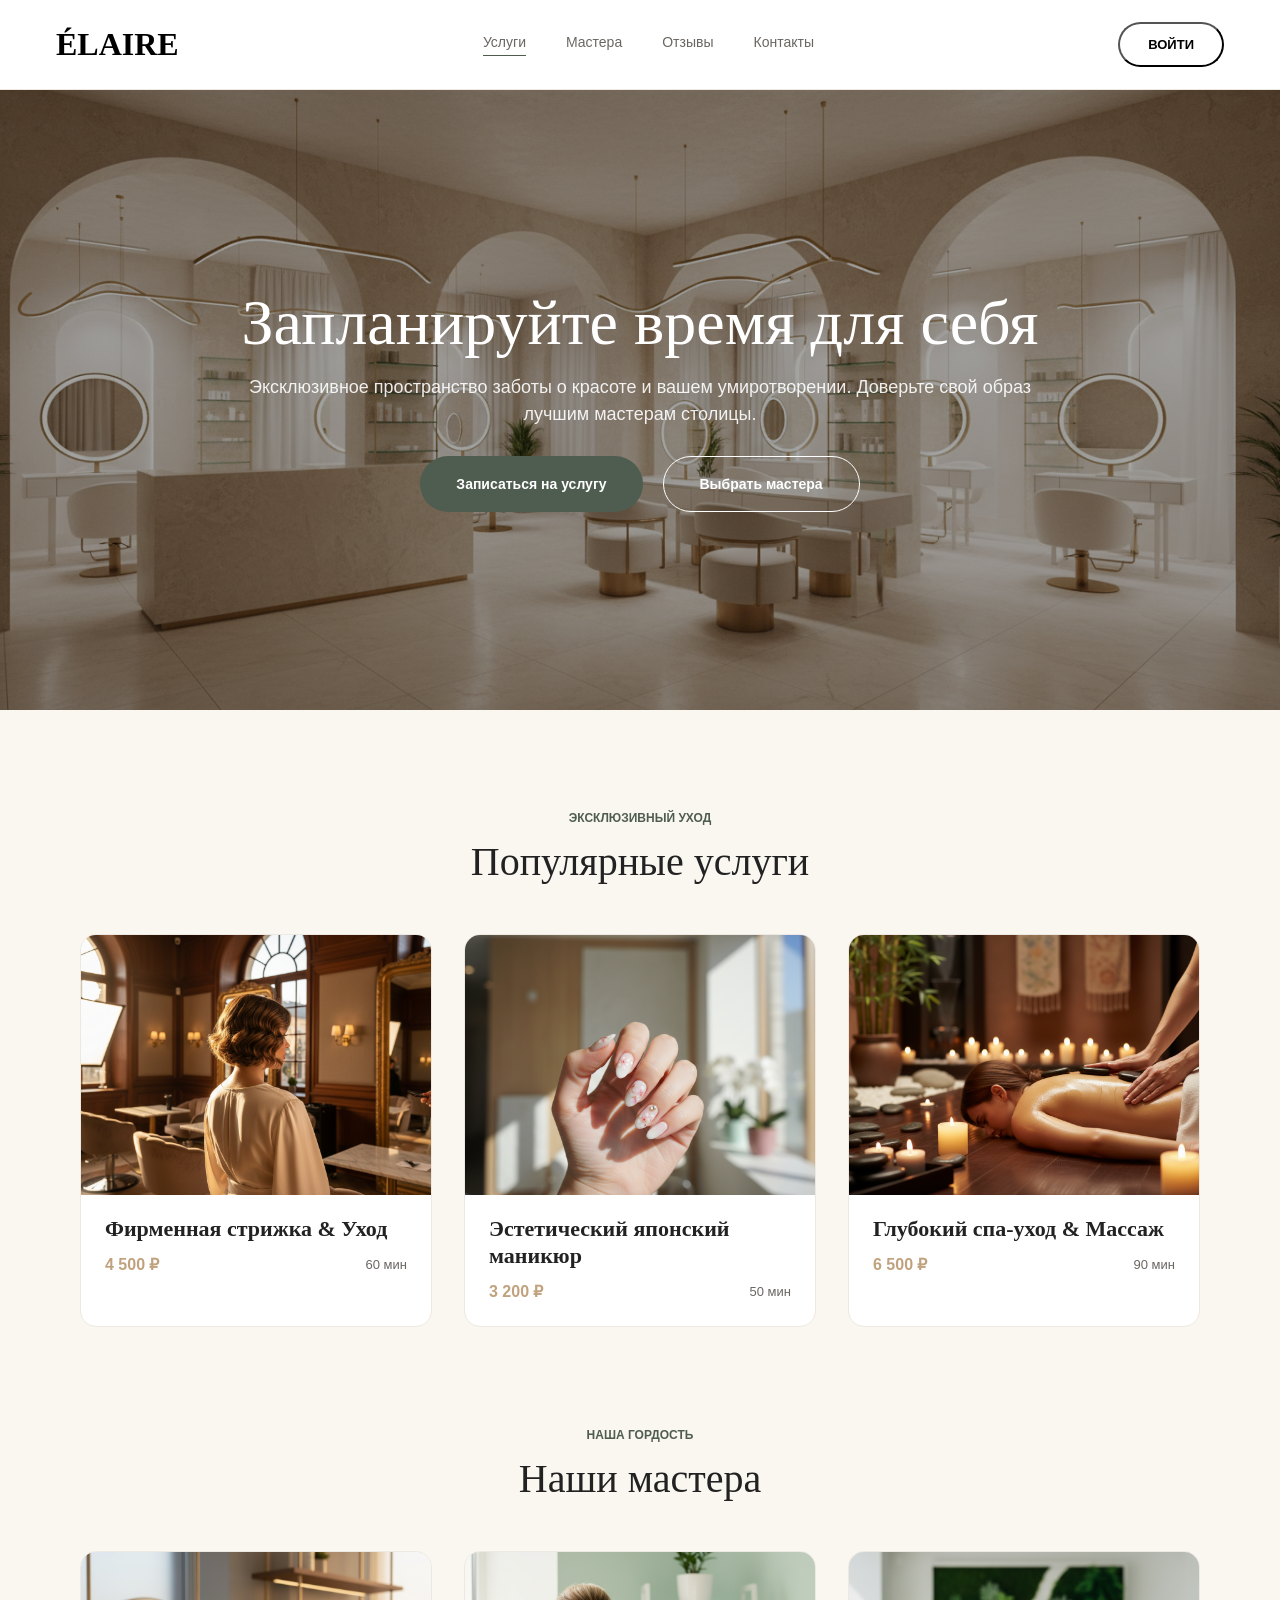
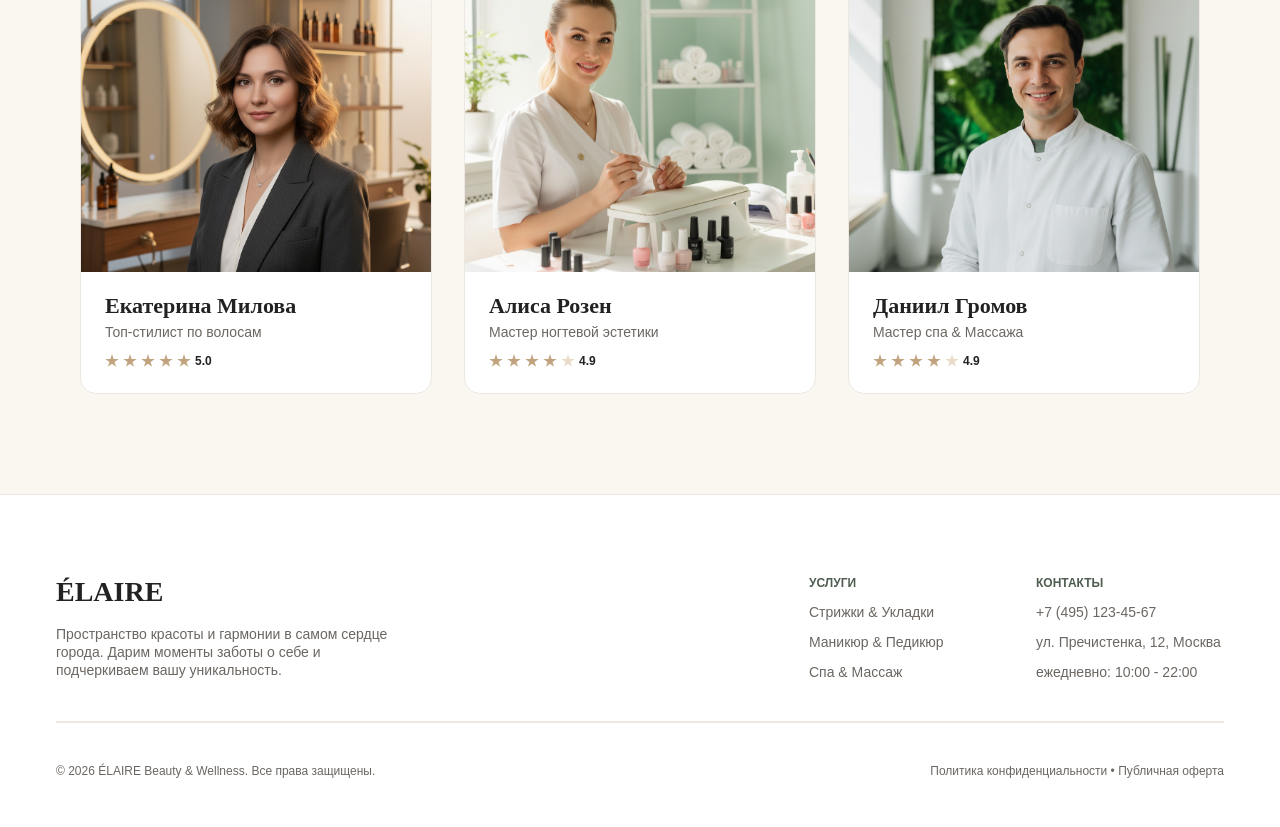
<file: frontend-1-complete/index.html>
<!DOCTYPE html>
<html lang="ru">
  <head>
    <meta charset="UTF-8" />
    <link rel="icon" type="image/svg+xml" href="/favicon.svg" />
    <meta name="viewport" content="width=device-width, initial-scale=1.0" />
    <title>ÉLAIRE — Салон услуг</title>
    <link rel="stylesheet" href="home.css" />
  </head>
  <body>
    <div class="page">
      <!-- header -->
      <header class="header">
        <div class="logo">
          <span class="logo-text">ÉLAIRE</span>
        </div>
        <nav class="nav-links">
          <div class="nav-item active"><a href="#">Услуги</a></div>
          <div class="nav-item"><a href="#">Мастера</a></div>
          <div class="nav-item"><a href="#">Отзывы</a></div>
          <div class="nav-item"><a href="#">Контакты</a></div>
        </nav>
        <button class="login-button"><span>Войти</span></button>
      </header>

      <!-- hero -->
      <section class="hero">
        <div class="hero-text-container">
          <h1 class="hero-title">Запланируйте время для себя</h1>
          <p class="hero-desc">
            Эксклюзивное пространство заботы о красоте и вашем умиротворении.
            Доверьте свой образ лучшим мастерам столицы.
          </p>
        </div>
        <div class="hero-ctas">
          <button
            class="cta-service"
            onclick="window.location.href='services.html'"
          >
            Записаться на услугу
          </button>
          <button class="cta-master">Выбрать мастера</button>
        </div>
      </section>

      <!-- popular services -->
      <section class="popular-services">
        <div class="section-header">
          <span class="section-tag">Эксклюзивный уход</span>
          <h2 class="section-title">Популярные услуги</h2>
        </div>
        <div class="services-grid">
          <article class="service-card">
            <div
              class="service-card-image"
              style="background-image: url('images/service-haircut.png')"
            ></div>
            <div class="service-card-body">
              <h3 class="service-card-title">Фирменная стрижка &amp; Уход</h3>
              <div class="service-card-meta">
                <span class="price">4 500 ₽</span>
                <span class="duration">60 мин</span>
              </div>
            </div>
          </article>
          <article class="service-card">
            <div
              class="service-card-image"
              style="background-image: url('images/service-manicure.png')"
            ></div>
            <div class="service-card-body">
              <h3 class="service-card-title">Эстетический японский маникюр</h3>
              <div class="service-card-meta">
                <span class="price">3 200 ₽</span>
                <span class="duration">50 мин</span>
              </div>
            </div>
          </article>
          <article class="service-card">
            <div
              class="service-card-image"
              style="background-image: url('images/service-spa.png')"
            ></div>
            <div class="service-card-body">
              <h3 class="service-card-title">Глубокий спа-уход &amp; Массаж</h3>
              <div class="service-card-meta">
                <span class="price">6 500 ₽</span>
                <span class="duration">90 мин</span>
              </div>
            </div>
          </article>
        </div>
      </section>

      <!-- our masters -->
      <section class="our-masters">
        <div class="section-header">
          <span class="section-tag">Наша гордость</span>
          <h2 class="section-title">Наши мастера</h2>
        </div>
        <div class="masters-grid">
          <article class="master-card">
            <div
              class="master-card-image"
              style="background-image: url('images/master-ekaterina.png')"
            ></div>
            <div class="master-card-body">
              <div class="master-info">
                <h3 class="master-name">Екатерина Милова</h3>
                <span class="master-role">Топ-стилист по волосам</span>
              </div>
              <div class="stars">
                <span class="star"></span>
                <span class="star"></span>
                <span class="star"></span>
                <span class="star"></span>
                <span class="star"></span>
                <span class="rating">5.0</span>
              </div>
            </div>
          </article>
          <article class="master-card">
            <div
              class="master-card-image"
              style="background-image: url('images/master-alisa.png')"
            ></div>
            <div class="master-card-body">
              <div class="master-info">
                <h3 class="master-name">Алиса Розен</h3>
                <span class="master-role">Мастер ногтевой эстетики</span>
              </div>
              <div class="stars">
                <span class="star"></span>
                <span class="star"></span>
                <span class="star"></span>
                <span class="star"></span>
                <span class="star star-empty"></span>
                <span class="rating">4.9</span>
              </div>
            </div>
          </article>
          <article class="master-card">
            <div
              class="master-card-image"
              style="background-image: url('images/master-daniil.png')"
            ></div>
            <div class="master-card-body">
              <div class="master-info">
                <h3 class="master-name">Даниил Громов</h3>
                <span class="master-role">Мастер спа &amp; Массажа</span>
              </div>
              <div class="stars">
                <span class="star"></span>
                <span class="star"></span>
                <span class="star"></span>
                <span class="star"></span>
                <span class="star star-empty"></span>
                <span class="rating">4.9</span>
              </div>
            </div>
          </article>
        </div>
      </section>

      <!-- footer -->
      <footer class="footer">
        <div class="footer-top">
          <div class="footer-brand">
            <span class="brand-name">ÉLAIRE</span>
            <span class="brand-desc"
              >Пространство красоты и гармонии в самом сердце города. Дарим
              моменты заботы о себе и подчеркиваем вашу уникальность.</span
            >
          </div>
          <div class="footer-links-row">
            <div class="links-col" style="width: 147px">
              <span class="col-title">Услуги</span>
              <a href="#">Стрижки &amp; Укладки</a>
              <a href="#">Маникюр &amp; Педикюр</a>
              <a href="#">Спа &amp; Массаж</a>
            </div>
            <div class="links-col" style="width: 188px">
              <span class="col-title">Контакты</span>
              <a href="#">+7 (495) 123-45-67</a>
              <a href="#">ул. Пречистенка, 12, Москва</a>
              <a href="#">ежедневно: 10:00 - 22:00</a>
            </div>
          </div>
        </div>
        <div class="footer-line"></div>
        <div class="footer-bottom">
          <span class="copy"
            >© 2026 ÉLAIRE Beauty &amp; Wellness. Все права защищены.</span
          >
          <span class="legal"
            >Политика конфиденциальности • Публичная оферта</span
          >
        </div>
      </footer>
    </div>
  </body>
</html>
</file>
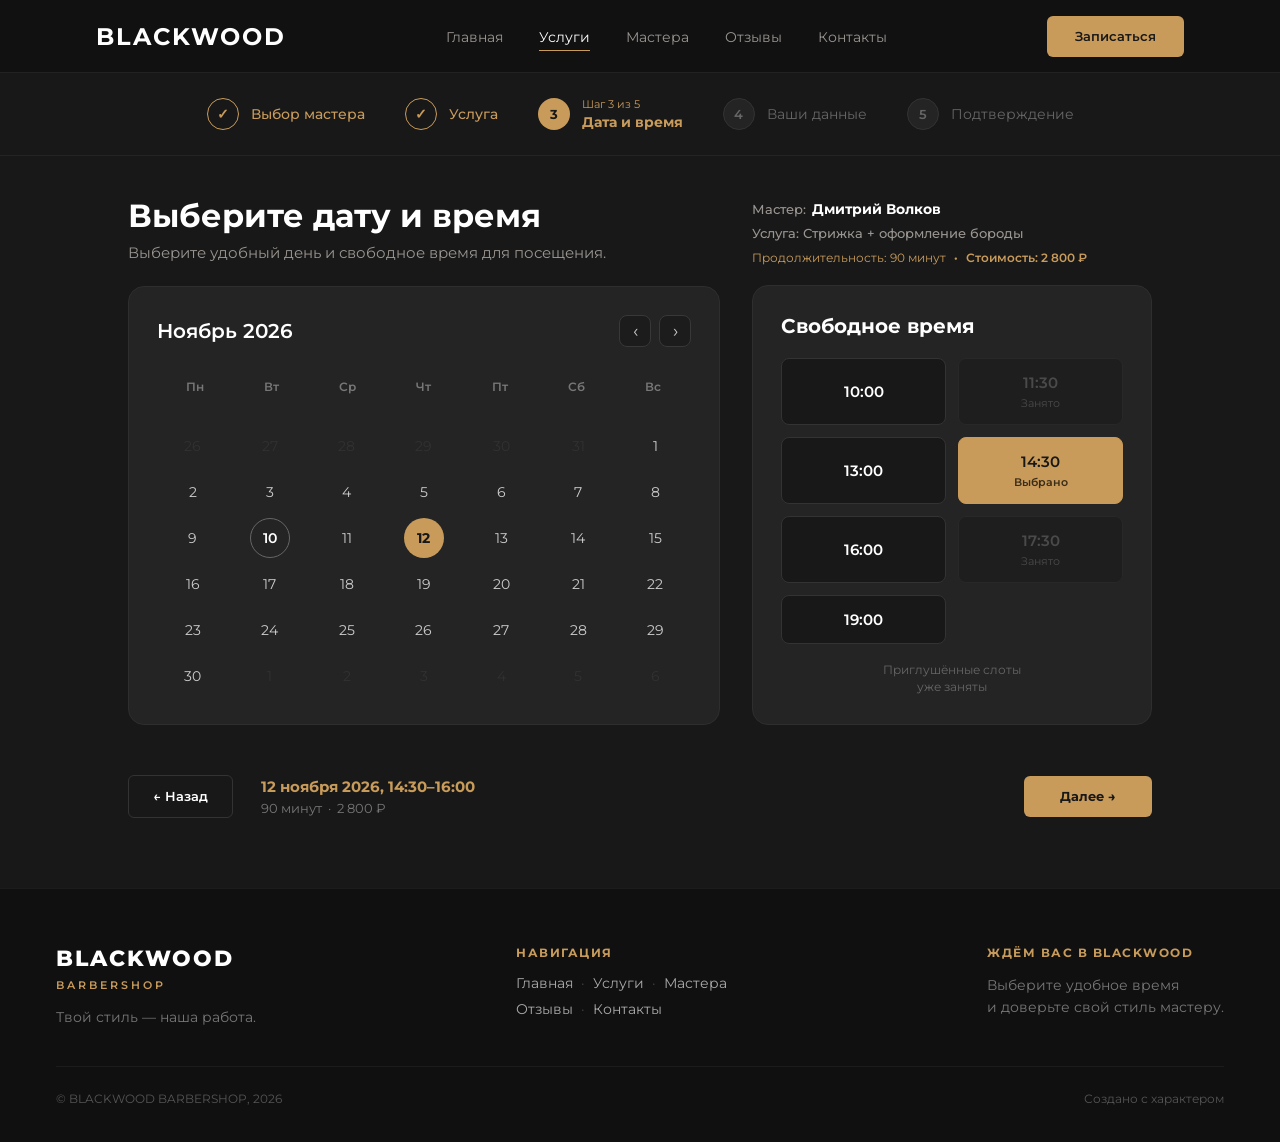
<file: frontend-1-practice/index.html>
<!DOCTYPE html>
<html lang="ru">
  <head>
    <meta charset="UTF-8" />
    <meta name="viewport" content="width=device-width, initial-scale=1.0" />
    <title>BLACKWOOD — Выбор даты и времени</title>
    <link rel="preconnect" href="https://fonts.googleapis.com" />
    <link rel="preconnect" href="https://fonts.gstatic.com" crossorigin />
    <link
      href="https://fonts.googleapis.com/css2?family=Montserrat:wght@400;500;600;700;800&display=swap"
      rel="stylesheet"
    />
    <link rel="stylesheet" href="styles.css" />
  </head>
  <body>
    <!-- Шапка сайта -->
    <header class="site-header" id="home">
      <div class="header-inner">
        <a href="#home" class="logo">
          <span class="logo-title">BLACKWOOD</span>
        </a>

        <nav class="main-nav" aria-label="Основное меню">
          <ul class="nav-list">
            <li class="nav-item"><a href="#home" class="nav-link">Главная</a></li>
            <li class="nav-item"><a href="#services" class="nav-link active">Услуги</a></li>
            <li class="nav-item"><a href="#masters" class="nav-link">Мастера</a></li>
            <li class="nav-item"><a href="#reviews" class="nav-link">Отзывы</a></li>
            <li class="nav-item"><a href="#contacts" class="nav-link">Контакты</a></li>
          </ul>
        </nav>

        <button type="button" class="btn btn-gold btn-header">Записаться</button>
      </div>
    </header>

    <!-- Индикатор шагов бронирования -->
    <nav class="steps-nav" aria-label="Этапы записи">
      <ol class="steps-container">
        <!-- Шаг 1 -->
        <li class="step-item step-completed">
          <div class="step-badge">
            <span class="step-icon" aria-hidden="true">✓</span>
          </div>
          <span class="step-name">Выбор мастера</span>
        </li>

        <!-- Шаг 2 -->
        <li class="step-item step-completed">
          <div class="step-badge">
            <span class="step-icon" aria-hidden="true">✓</span>
          </div>
          <span class="step-name">Услуга</span>
        </li>

        <!-- Шаг 3: Текущий активный -->
        <li class="step-item step-active" aria-current="step">
          <div class="step-badge">
            <span class="step-number">3</span>
          </div>
          <div class="step-text-group">
            <span class="step-counter">Шаг 3 из 5</span>
            <span class="step-name">Дата и время</span>
          </div>
        </li>

        <!-- Шаг 4 -->
        <li class="step-item step-upcoming">
          <div class="step-badge">
            <span class="step-number">4</span>
          </div>
          <span class="step-name">Ваши данные</span>
        </li>

        <!-- Шаг 5 -->
        <li class="step-item step-upcoming">
          <div class="step-badge">
            <span class="step-number">5</span>
          </div>
          <span class="step-name">Подтверждение</span>
        </li>
      </ol>
    </nav>

    <!-- Основная рабочая область -->
    <main class="main-content">
      <div class="content-container">
        <!-- Сетка из двух колонок: слева календарь, справа мастер и слоты -->
        <div class="booking-columns">
          
          <!-- Левая колонка: заголовок и календарь -->
          <div class="booking-left-col">
            <div class="page-heading">
              <h1 class="page-title">Выберите дату и время</h1>
              <p class="page-subtitle">Выберите удобный день и свободное время для посещения.</p>
            </div>

            <!-- Карточка календаря -->
            <section class="card calendar-card" aria-labelledby="calendar-title">
              <div class="calendar-header">
                <h2 id="calendar-title" class="calendar-month">Ноябрь 2026</h2>
                <div class="calendar-controls">
                  <button type="button" class="calendar-arrow" aria-label="Предыдущий месяц">‹</button>
                  <button type="button" class="calendar-arrow" aria-label="Следующий месяц">›</button>
                </div>
              </div>

              <!-- Дни недели -->
              <div class="calendar-weekdays" aria-label="Дни недели">
                <span title="Понедельник" aria-label="Понедельник">Пн</span>
                <span title="Вторник" aria-label="Вторник">Вт</span>
                <span title="Среда" aria-label="Среда">Ср</span>
                <span title="Четверг" aria-label="Четверг">Чт</span>
                <span title="Пятница" aria-label="Пятница">Пт</span>
                <span title="Суббота" aria-label="Суббота">Сб</span>
                <span title="Воскресенье" aria-label="Воскресенье">Вс</span>
              </div>

              <!-- Сетка дней -->
              <div class="calendar-days" role="grid" aria-label="Календарь на ноябрь 2026">
                <!-- Неделя 1 (хвост октября + 1 ноября) -->
                <button type="button" class="day-btn other-month" disabled aria-disabled="true" aria-label="26 октября 2026, недоступно">26</button>
                <button type="button" class="day-btn other-month" disabled aria-disabled="true" aria-label="27 октября 2026, недоступно">27</button>
                <button type="button" class="day-btn other-month" disabled aria-disabled="true" aria-label="28 октября 2026, недоступно">28</button>
                <button type="button" class="day-btn other-month" disabled aria-disabled="true" aria-label="29 октября 2026, недоступно">29</button>
                <button type="button" class="day-btn other-month" disabled aria-disabled="true" aria-label="30 октября 2026, недоступно">30</button>
                <button type="button" class="day-btn other-month" disabled aria-disabled="true" aria-label="31 октября 2026, недоступно">31</button>
                <button type="button" class="day-btn" aria-pressed="false" aria-label="1 ноября 2026">1</button>

                <!-- Неделя 2 -->
                <button type="button" class="day-btn" aria-pressed="false" aria-label="2 ноября 2026">2</button>
                <button type="button" class="day-btn" aria-pressed="false" aria-label="3 ноября 2026">3</button>
                <button type="button" class="day-btn" aria-pressed="false" aria-label="4 ноября 2026">4</button>
                <button type="button" class="day-btn" aria-pressed="false" aria-label="5 ноября 2026">5</button>
                <button type="button" class="day-btn" aria-pressed="false" aria-label="6 ноября 2026">6</button>
                <button type="button" class="day-btn" aria-pressed="false" aria-label="7 ноября 2026">7</button>
                <button type="button" class="day-btn" aria-pressed="false" aria-label="8 ноября 2026">8</button>

                <!-- Неделя 3: 10 - сегодня, 12 - выбранный день -->
                <button type="button" class="day-btn" aria-pressed="false" aria-label="9 ноября 2026">9</button>
                <button type="button" class="day-btn today" aria-current="date" aria-pressed="false" aria-label="10 ноября 2026, сегодня">10</button>
                <button type="button" class="day-btn" aria-pressed="false" aria-label="11 ноября 2026">11</button>
                <button type="button" class="day-btn selected" aria-pressed="true" aria-label="12 ноября 2026, выбранная дата">12</button>
                <button type="button" class="day-btn" aria-pressed="false" aria-label="13 ноября 2026">13</button>
                <button type="button" class="day-btn" aria-pressed="false" aria-label="14 ноября 2026">14</button>
                <button type="button" class="day-btn" aria-pressed="false" aria-label="15 ноября 2026">15</button>

                <!-- Неделя 4 -->
                <button type="button" class="day-btn" aria-pressed="false" aria-label="16 ноября 2026">16</button>
                <button type="button" class="day-btn" aria-pressed="false" aria-label="17 ноября 2026">17</button>
                <button type="button" class="day-btn" aria-pressed="false" aria-label="18 ноября 2026">18</button>
                <button type="button" class="day-btn" aria-pressed="false" aria-label="19 ноября 2026">19</button>
                <button type="button" class="day-btn" aria-pressed="false" aria-label="20 ноября 2026">20</button>
                <button type="button" class="day-btn" aria-pressed="false" aria-label="21 ноября 2026">21</button>
                <button type="button" class="day-btn" aria-pressed="false" aria-label="22 ноября 2026">22</button>

                <!-- Неделя 5 -->
                <button type="button" class="day-btn" aria-pressed="false" aria-label="23 ноября 2026">23</button>
                <button type="button" class="day-btn" aria-pressed="false" aria-label="24 ноября 2026">24</button>
                <button type="button" class="day-btn" aria-pressed="false" aria-label="25 ноября 2026">25</button>
                <button type="button" class="day-btn" aria-pressed="false" aria-label="26 ноября 2026">26</button>
                <button type="button" class="day-btn" aria-pressed="false" aria-label="27 ноября 2026">27</button>
                <button type="button" class="day-btn" aria-pressed="false" aria-label="28 ноября 2026">28</button>
                <button type="button" class="day-btn" aria-pressed="false" aria-label="29 ноября 2026">29</button>

                <!-- Неделя 6 (30 ноября + начало декабря) -->
                <button type="button" class="day-btn" aria-pressed="false" aria-label="30 ноября 2026">30</button>
                <button type="button" class="day-btn other-month" disabled aria-disabled="true" aria-label="1 декабря 2026, недоступно">1</button>
                <button type="button" class="day-btn other-month" disabled aria-disabled="true" aria-label="2 декабря 2026, недоступно">2</button>
                <button type="button" class="day-btn other-month" disabled aria-disabled="true" aria-label="3 декабря 2026, недоступно">3</button>
                <button type="button" class="day-btn other-month" disabled aria-disabled="true" aria-label="4 декабря 2026, недоступно">4</button>
                <button type="button" class="day-btn other-month" disabled aria-disabled="true" aria-label="5 декабря 2026, недоступно">5</button>
                <button type="button" class="day-btn other-month" disabled aria-disabled="true" aria-label="6 декабря 2026, недоступно">6</button>
              </div>
            </section>
          </div>

          <!-- Правая колонка: сводка мастера и слоты времени -->
          <div class="booking-right-col">
            
            <!-- Плашка информации о мастере и выбранной услуге -->
            <section class="master-card" id="masters" aria-label="Выбранный мастер и услуга">
              <div class="master-header">
                <span class="master-label">Мастер: </span>
                <span class="master-name">Дмитрий Волков</span>
              </div>
              <div class="master-service">Услуга: Стрижка + оформление бороды</div>
              <div class="master-details">
                <span class="details-duration">Продолжительность: 90 минут</span>
                <span class="details-separator">·</span>
                <span class="details-price">Стоимость: 2 800 ₽</span>
              </div>
            </section>

            <!-- Карточка выбора времени -->
            <section class="card time-card" aria-labelledby="time-title">
              <h2 id="time-title" class="time-card-title">Свободное время</h2>

              <div class="time-slots-grid" role="group" aria-label="Доступные временные интервалы">
                <!-- Слот 10:00 (свободный) -->
                <button type="button" class="time-slot-btn available" aria-pressed="false" aria-label="10:00, свободный интервал">
                  <span class="time-slot-value">10:00</span>
                </button>

                <!-- Слот 11:30 (занят) -->
                <button type="button" class="time-slot-btn disabled" disabled aria-disabled="true" aria-label="11:30, время занято">
                  <span class="time-slot-value">11:30</span>
                  <span class="time-slot-status">Занято</span>
                </button>

                <!-- Слот 13:00 (свободный) -->
                <button type="button" class="time-slot-btn available" aria-pressed="false" aria-label="13:00, свободный интервал">
                  <span class="time-slot-value">13:00</span>
                </button>

                <!-- Слот 14:30 (выбран) -->
                <button type="button" class="time-slot-btn selected" aria-pressed="true" aria-label="14:30, выбранный интервал">
                  <span class="time-slot-value">14:30</span>
                  <span class="time-slot-status">Выбрано</span>
                </button>

                <!-- Слот 16:00 (свободный) -->
                <button type="button" class="time-slot-btn available" aria-pressed="false" aria-label="16:00, свободный интервал">
                  <span class="time-slot-value">16:00</span>
                </button>

                <!-- Слот 17:30 (занят) -->
                <button type="button" class="time-slot-btn disabled" disabled aria-disabled="true" aria-label="17:30, время занято">
                  <span class="time-slot-value">17:30</span>
                  <span class="time-slot-status">Занято</span>
                </button>

                <!-- Слот 19:00 (свободный) -->
                <button type="button" class="time-slot-btn available" aria-pressed="false" aria-label="19:00, свободный интервал">
                  <span class="time-slot-value">19:00</span>
                </button>

                <!-- Подсказка о приглушенных слотах -->
                <div class="time-slots-hint" aria-hidden="true">
                  Приглушённые слоты<br />уже заняты
                </div>
              </div>
            </section>
          </div>

        </div>

        <!-- Нижняя панель подтверждения и перехода -->
        <section class="action-bar" aria-label="Панель перехода">
          <button type="button" class="btn btn-outline btn-back" aria-label="Вернуться к предыдущему шагу выбора услуги">
            ← Назад
          </button>

          <div class="action-summary" aria-live="polite">
            <div class="summary-datetime">12 ноября 2026, 14:30–16:00</div>
            <div class="summary-meta">90 минут &nbsp;·&nbsp; 2 800 ₽</div>
          </div>

          <button type="button" class="btn btn-gold btn-next" aria-label="Перейти к следующему шагу ввода данных">
            Далее →
          </button>
        </section>
      </div>
    </main>

    <!-- Подвал сайта -->
    <footer class="site-footer" id="contacts">
      <div class="footer-inner">
        <div class="footer-columns">
          
          <!-- Колонка бренда -->
          <div class="footer-col brand-col">
            <div class="footer-brand-title">BLACKWOOD</div>
            <div class="footer-brand-sub">BARBERSHOP</div>
            <p class="footer-tagline">Твой стиль — наша работа.</p>
          </div>

          <!-- Колонка навигации -->
          <div class="footer-col nav-col">
            <div class="footer-heading">НАВИГАЦИЯ</div>
            <ul class="footer-nav-list">
              <li>
                <a href="#home">Главная</a>
                <span class="nav-dot">·</span>
                <a href="#services">Услуги</a>
                <span class="nav-dot">·</span>
                <a href="#masters">Мастера</a>
              </li>
              <li>
                <a href="#reviews">Отзывы</a>
                <span class="nav-dot">·</span>
                <a href="#contacts">Контакты</a>
              </li>
            </ul>
          </div>

          <!-- Колонка информации -->
          <div class="footer-col info-col">
            <div class="footer-heading">ЖДЁМ ВАС В BLACKWOOD</div>
            <p class="footer-info-text">
              Выберите удобное время<br />
              и доверьте свой стиль мастеру.
            </p>
          </div>

        </div>

        <div class="footer-bottom">
          <div class="footer-copyright">© BLACKWOOD BARBERSHOP, 2026</div>
          <div class="footer-signature">Создано с характером</div>
        </div>
      </div>
    </footer>
  </body>
</html>
</file>
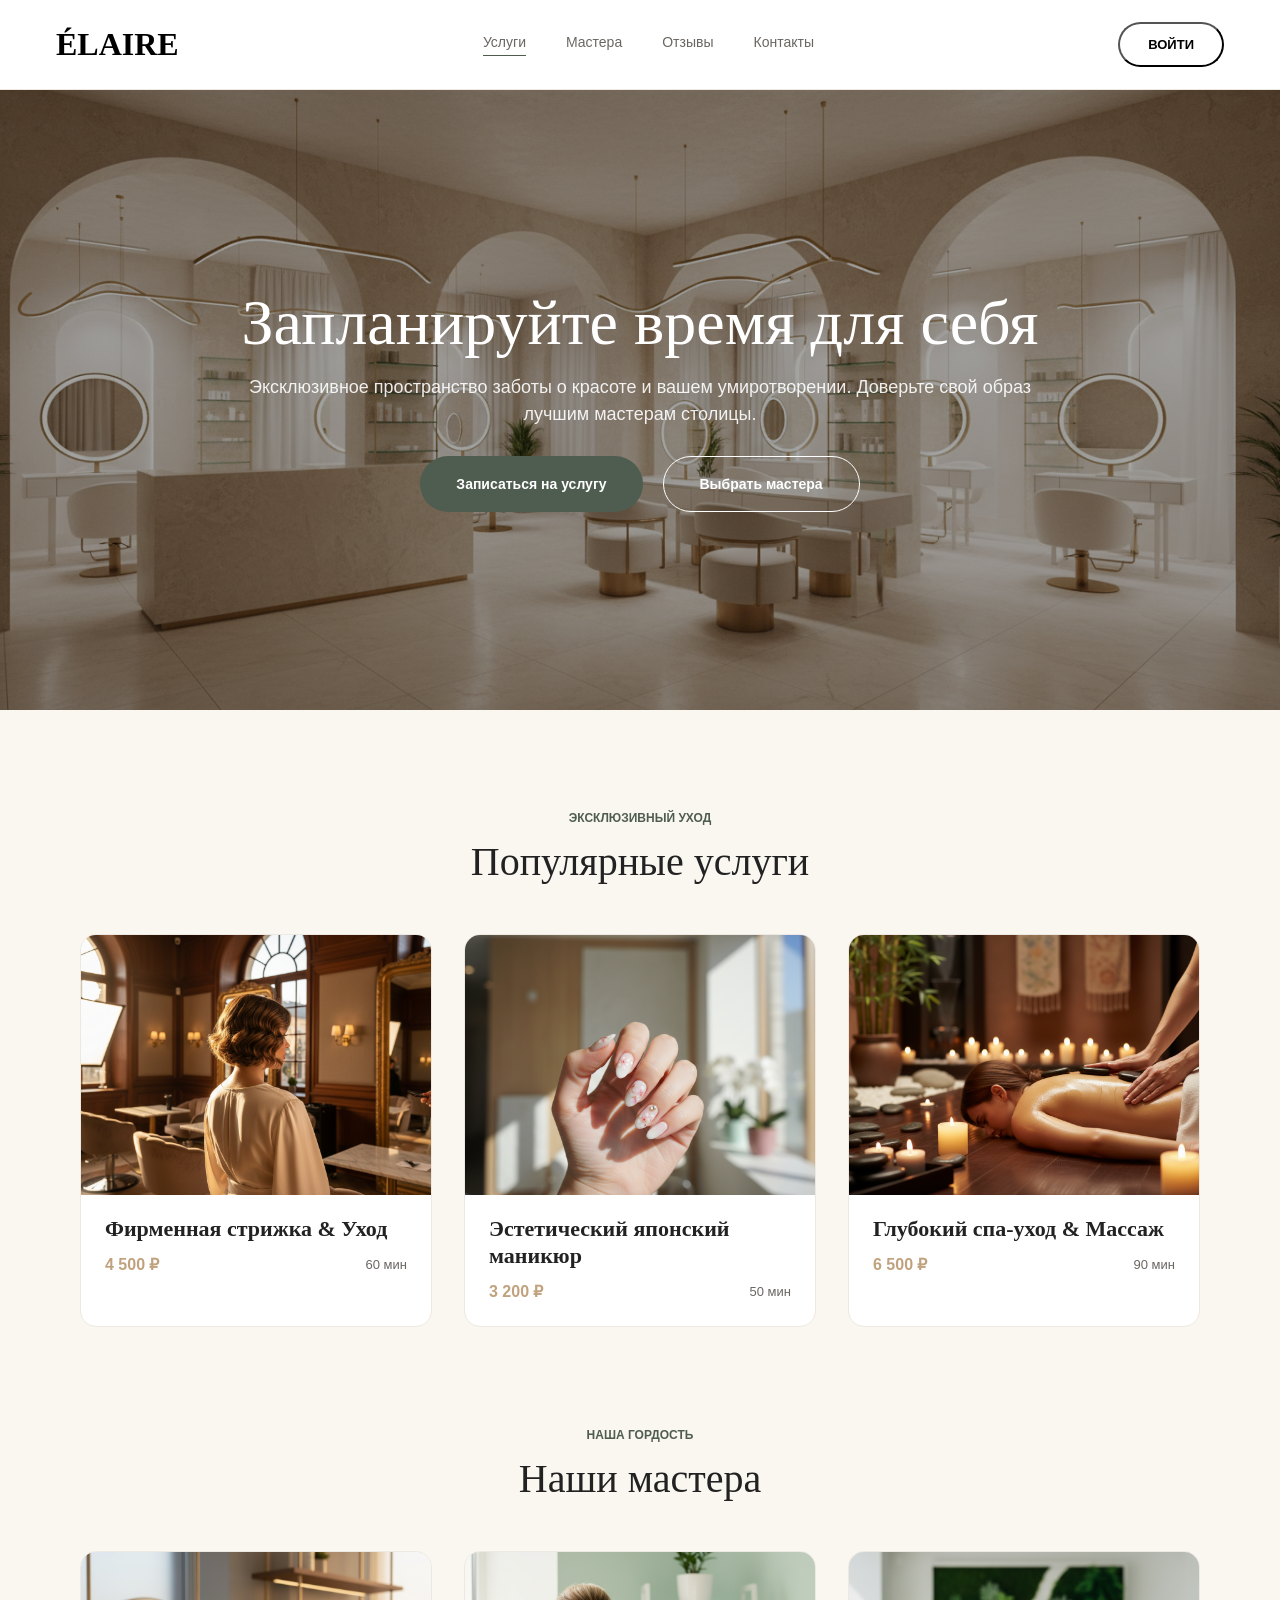
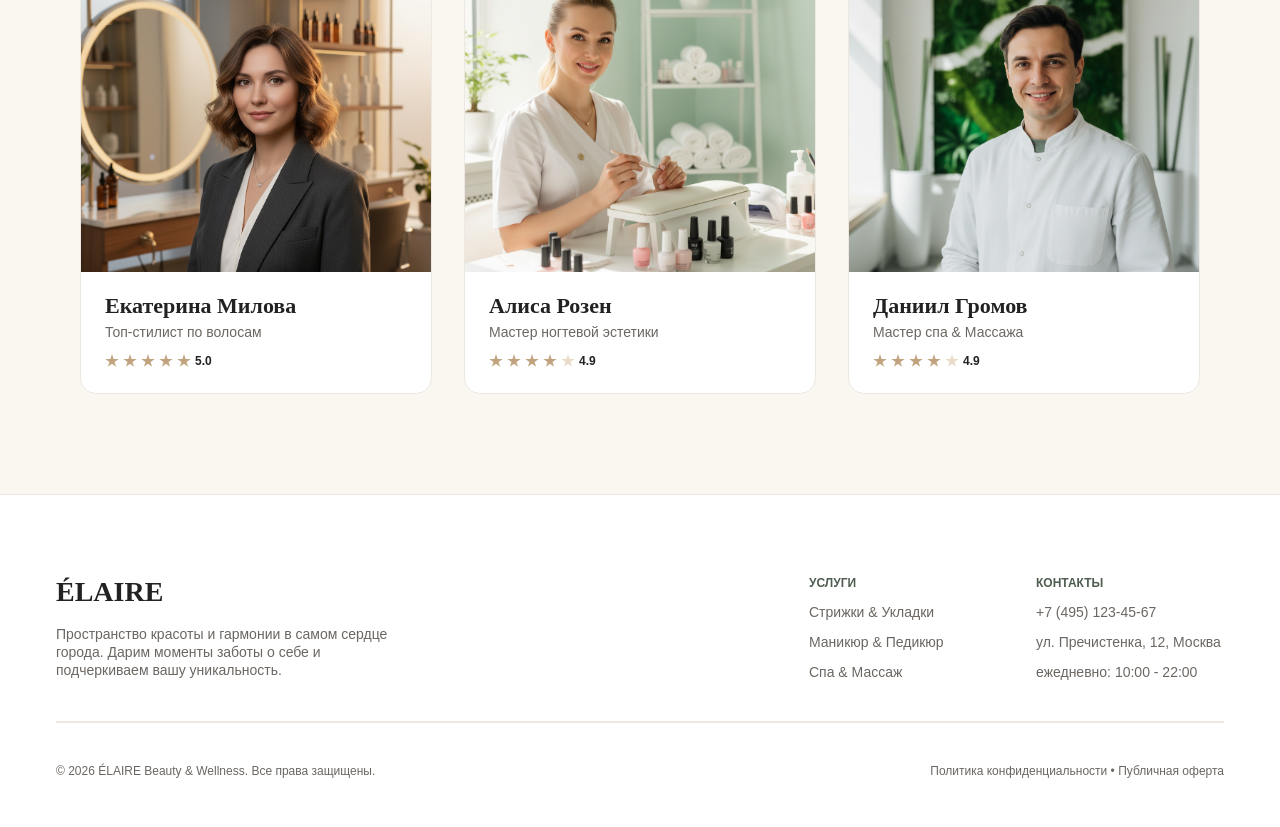
<file: frontend-2-complete/index.html>
<!DOCTYPE html>
<html lang="ru">
  <head>
    <meta charset="UTF-8" />
    <link rel="icon" type="image/svg+xml" href="/favicon.svg" />
    <meta name="viewport" content="width=device-width, initial-scale=1.0" />
    <title>ÉLAIRE — Салон услуг</title>
    <link rel="stylesheet" href="home.css" />
  </head>
  <body>
    <div class="page">
      <!-- header -->
      <header class="header">
        <div class="logo">
          <span class="logo-text">ÉLAIRE</span>
        </div>
        <nav class="nav-links">
          <div class="nav-item active"><a href="#">Услуги</a></div>
          <div class="nav-item"><a href="#">Мастера</a></div>
          <div class="nav-item"><a href="#">Отзывы</a></div>
          <div class="nav-item"><a href="#">Контакты</a></div>
        </nav>
        <button class="login-button"><span>Войти</span></button>
      </header>

      <!-- hero -->
      <section class="hero">
        <div class="hero-text-container">
          <h1 class="hero-title">Запланируйте время для себя</h1>
          <p class="hero-desc">
            Эксклюзивное пространство заботы о красоте и вашем умиротворении.
            Доверьте свой образ лучшим мастерам столицы.
          </p>
        </div>
        <div class="hero-ctas">
          <button class="cta-service">Записаться на услугу</button>
          <button class="cta-master">Выбрать мастера</button>
        </div>
      </section>

      <!-- popular services -->
      <section class="popular-services">
        <div class="section-header">
          <span class="section-tag">Эксклюзивный уход</span>
          <h2 class="section-title">Популярные услуги</h2>
        </div>
        <div class="services-grid">
          <article class="service-card">
            <div
              class="service-card-image"
              style="background-image: url('images/service-haircut.png')"
            ></div>
            <div class="service-card-body">
              <h3 class="service-card-title">Фирменная стрижка &amp; Уход</h3>
              <div class="service-card-meta">
                <span class="price">4 500 ₽</span>
                <span class="duration">60 мин</span>
              </div>
            </div>
          </article>
          <article class="service-card">
            <div
              class="service-card-image"
              style="background-image: url('images/service-manicure.png')"
            ></div>
            <div class="service-card-body">
              <h3 class="service-card-title">Эстетический японский маникюр</h3>
              <div class="service-card-meta">
                <span class="price">3 200 ₽</span>
                <span class="duration">50 мин</span>
              </div>
            </div>
          </article>
          <article class="service-card">
            <div
              class="service-card-image"
              style="background-image: url('images/service-spa.png')"
            ></div>
            <div class="service-card-body">
              <h3 class="service-card-title">Глубокий спа-уход &amp; Массаж</h3>
              <div class="service-card-meta">
                <span class="price">6 500 ₽</span>
                <span class="duration">90 мин</span>
              </div>
            </div>
          </article>
        </div>
      </section>

      <!-- our masters -->
      <section class="our-masters">
        <div class="section-header">
          <span class="section-tag">Наша гордость</span>
          <h2 class="section-title">Наши мастера</h2>
        </div>
        <div class="masters-grid">
          <article class="master-card">
            <div
              class="master-card-image"
              style="background-image: url('images/master-ekaterina.png')"
            ></div>
            <div class="master-card-body">
              <div class="master-info">
                <h3 class="master-name">Екатерина Милова</h3>
                <span class="master-role">Топ-стилист по волосам</span>
              </div>
              <div class="stars">
                <span class="star"></span>
                <span class="star"></span>
                <span class="star"></span>
                <span class="star"></span>
                <span class="star"></span>
                <span class="rating">5.0</span>
              </div>
            </div>
          </article>
          <article class="master-card">
            <div
              class="master-card-image"
              style="background-image: url('images/master-alisa.png')"
            ></div>
            <div class="master-card-body">
              <div class="master-info">
                <h3 class="master-name">Алиса Розен</h3>
                <span class="master-role">Мастер ногтевой эстетики</span>
              </div>
              <div class="stars">
                <span class="star"></span>
                <span class="star"></span>
                <span class="star"></span>
                <span class="star"></span>
                <span class="star star-empty"></span>
                <span class="rating">4.9</span>
              </div>
            </div>
          </article>
          <article class="master-card">
            <div
              class="master-card-image"
              style="background-image: url('images/master-daniil.png')"
            ></div>
            <div class="master-card-body">
              <div class="master-info">
                <h3 class="master-name">Даниил Громов</h3>
                <span class="master-role">Мастер спа &amp; Массажа</span>
              </div>
              <div class="stars">
                <span class="star"></span>
                <span class="star"></span>
                <span class="star"></span>
                <span class="star"></span>
                <span class="star star-empty"></span>
                <span class="rating">4.9</span>
              </div>
            </div>
          </article>
        </div>
      </section>

      <!-- footer -->
      <footer class="footer">
        <div class="footer-top">
          <div class="footer-brand">
            <span class="brand-name">ÉLAIRE</span>
            <span class="brand-desc"
              >Пространство красоты и гармонии в самом сердце города. Дарим
              моменты заботы о себе и подчеркиваем вашу уникальность.</span
            >
          </div>
          <div class="footer-links-row">
            <div class="links-col" style="width: 147px">
              <span class="col-title">Услуги</span>
              <a href="#">Стрижки &amp; Укладки</a>
              <a href="#">Маникюр &amp; Педикюр</a>
              <a href="#">Спа &amp; Массаж</a>
            </div>
            <div class="links-col" style="width: 188px">
              <span class="col-title">Контакты</span>
              <a href="#">+7 (495) 123-45-67</a>
              <a href="#">ул. Пречистенка, 12, Москва</a>
              <a href="#">ежедневно: 10:00 - 22:00</a>
            </div>
          </div>
        </div>
        <div class="footer-line"></div>
        <div class="footer-bottom">
          <span class="copy"
            >© 2026 ÉLAIRE Beauty &amp; Wellness. Все права защищены.</span
          >
          <span class="legal"
            >Политика конфиденциальности • Публичная оферта</span
          >
        </div>
      </footer>
    </div>
    <script src="./home.js"></script>
  </body>
</html>
</file>
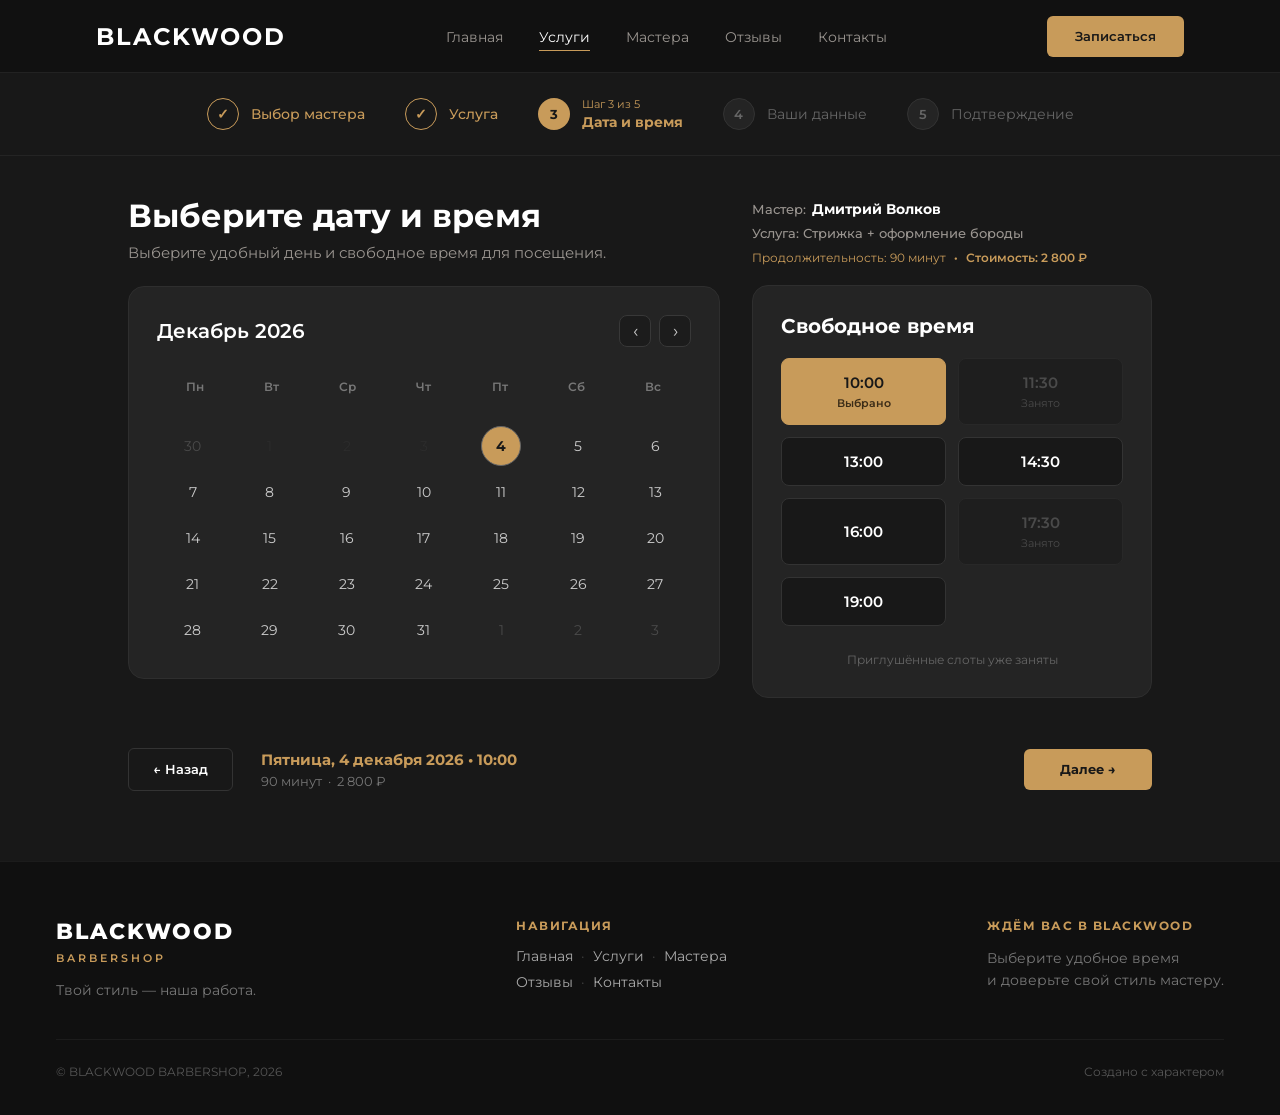
<file: frontend-2-practice/index.html>
<!DOCTYPE html>
<html lang="ru">
  <head>
    <meta charset="UTF-8" />
    <meta name="viewport" content="width=device-width, initial-scale=1.0" />
    <title>BLACKWOOD — Выбор даты и времени</title>
    <link rel="preconnect" href="https://fonts.googleapis.com" />
    <link rel="preconnect" href="https://fonts.gstatic.com" crossorigin />
    <link
      href="https://fonts.googleapis.com/css2?family=Montserrat:wght@400;500;600;700;800&display=swap"
      rel="stylesheet"
    />
    <link rel="stylesheet" href="styles.css" />
  </head>
  <body>
    <!-- Шапка сайта -->
    <header class="site-header">
      <div class="header-inner">
        <a href="#" class="logo">
          <span class="logo-title">BLACKWOOD</span>
        </a>

        <nav class="main-nav" aria-label="Основное меню">
          <ul class="nav-list">
            <li class="nav-item"><a href="#" class="nav-link">Главная</a></li>
            <li class="nav-item"><a href="#" class="nav-link active">Услуги</a></li>
            <li class="nav-item"><a href="#" class="nav-link">Мастера</a></li>
            <li class="nav-item"><a href="#" class="nav-link">Отзывы</a></li>
            <li class="nav-item"><a href="#" class="nav-link">Контакты</a></li>
          </ul>
        </nav>

        <button type="button" class="btn btn-gold btn-header">Записаться</button>
      </div>
    </header>

    <!-- Индикатор шагов бронирования -->
    <nav class="steps-nav" aria-label="Этапы записи">
      <div class="steps-container">
        <!-- Шаг 1 -->
        <div class="step-item step-completed">
          <div class="step-badge">
            <span class="step-icon">✓</span>
          </div>
          <span class="step-name">Выбор мастера</span>
        </div>

        <!-- Шаг 2 -->
        <div class="step-item step-completed">
          <div class="step-badge">
            <span class="step-icon">✓</span>
          </div>
          <span class="step-name">Услуга</span>
        </div>

        <!-- Шаг 3: Текущий активный -->
        <div class="step-item step-active">
          <div class="step-badge">
            <span class="step-number">3</span>
          </div>
          <div class="step-text-group">
            <span class="step-counter">Шаг 3 из 5</span>
            <span class="step-name">Дата и время</span>
          </div>
        </div>

        <!-- Шаг 4 -->
        <div class="step-item step-upcoming">
          <div class="step-badge">
            <span class="step-number">4</span>
          </div>
          <span class="step-name">Ваши данные</span>
        </div>

        <!-- Шаг 5 -->
        <div class="step-item step-upcoming">
          <div class="step-badge">
            <span class="step-number">5</span>
          </div>
          <span class="step-name">Подтверждение</span>
        </div>
      </div>
    </nav>

    <!-- Основная рабочая область -->
    <main class="main-content">
      <div class="content-container">
        <!-- Сетка из двух колонок: слева календарь, справа мастер и слоты -->
        <div class="booking-columns">
          
          <!-- Левая колонка: заголовок и календарь -->
          <div class="booking-left-col">
            <div class="page-heading">
              <h1 class="page-title">Выберите дату и время</h1>
              <p class="page-subtitle">Выберите удобный день и свободное время для посещения.</p>
            </div>

            <!-- Карточка календаря -->
            <section class="card calendar-card" aria-labelledby="calendar-title">
              <div class="calendar-header">
                <h2 id="calendar-title" class="calendar-month">Ноябрь 2026</h2>
                <div class="calendar-controls">
                  <button type="button" class="calendar-arrow" id="calendar-prev" aria-label="Предыдущий месяц">‹</button>
                  <button type="button" class="calendar-arrow" id="calendar-next" aria-label="Следующий месяц">›</button>
                </div>
              </div>

              <!-- Дни недели -->
              <div class="calendar-weekdays" aria-hidden="true">
                <span>Пн</span>
                <span>Вт</span>
                <span>Ср</span>
                <span>Чт</span>
                <span>Пт</span>
                <span>Сб</span>
                <span>Вс</span>
              </div>

              <!-- Сетка дней (заполняется через JS) -->
              <div class="calendar-days" id="calendar-days"></div>
            </section>
          </div>

          <!-- Правая колонка: сводка мастера и слоты времени -->
          <div class="booking-right-col">
            
            <!-- Плашка информации о мастере и выбранной услуге -->
            <section class="master-card" aria-label="Выбранный мастер и услуга">
              <div class="master-header">
                <span class="master-label">Мастер: </span>
                <span class="master-name">Дмитрий Волков</span>
              </div>
              <div class="master-service">Услуга: Стрижка + оформление бороды</div>
              <div class="master-details">
                <span class="details-duration">Продолжительность: 90 минут</span>
                <span class="details-separator">·</span>
                <span class="details-price">Стоимость: 2 800 ₽</span>
              </div>
            </section>

            <!-- Карточка выбора времени -->
            <section class="card time-card" aria-labelledby="time-title">
              <h2 id="time-title" class="time-card-title">Свободное время</h2>

              <!-- Сетка слотов времени (заполняется через JS) -->
              <div class="time-slots-grid" id="time-slots-grid"></div>

              <!-- Подсказка о приглушенных слотах -->
              <div class="time-slots-hint">
                Приглушённые слоты уже заняты
              </div>
            </section>
          </div>

        </div>

        <!-- Нижняя панель подтверждения и перехода -->
        <section class="action-bar" aria-label="Панель перехода">
          <button type="button" class="btn btn-outline btn-back" id="btn-back">
            ← Назад
          </button>

          <div class="action-summary">
            <div class="summary-datetime" id="summary-datetime">12 ноября 2026, 14:30</div>
            <div class="summary-meta" id="summary-meta">90 минут &nbsp;·&nbsp; 2 800 ₽</div>
          </div>

          <button type="button" class="btn btn-gold btn-next" id="btn-next">
            Далее →
          </button>
        </section>
      </div>
    </main>

    <!-- Подвал сайта -->
    <footer class="site-footer">
      <div class="footer-inner">
        <div class="footer-columns">
          
          <!-- Колонка бренда -->
          <div class="footer-col brand-col">
            <div class="footer-brand-title">BLACKWOOD</div>
            <div class="footer-brand-sub">BARBERSHOP</div>
            <p class="footer-tagline">Твой стиль — наша работа.</p>
          </div>

          <!-- Колонка навигации -->
          <div class="footer-col nav-col">
            <div class="footer-heading">НАВИГАЦИЯ</div>
            <ul class="footer-nav-list">
              <li>
                <a href="#">Главная</a>
                <span class="nav-dot">·</span>
                <a href="#">Услуги</a>
                <span class="nav-dot">·</span>
                <a href="#">Мастера</a>
              </li>
              <li>
                <a href="#">Отзывы</a>
                <span class="nav-dot">·</span>
                <a href="#">Контакты</a>
              </li>
            </ul>
          </div>

          <!-- Колонка информации -->
          <div class="footer-col info-col">
            <div class="footer-heading">ЖДЁМ ВАС В BLACKWOOD</div>
            <p class="footer-info-text">
              Выберите удобное время<br />
              и доверьте свой стиль мастеру.
            </p>
          </div>

        </div>

        <div class="footer-bottom">
          <div class="footer-copyright">© BLACKWOOD BARBERSHOP, 2026</div>
          <div class="footer-signature">Создано с характером</div>
        </div>
      </div>
    </footer>

    <!-- Скрипт логики бронирования -->
    <script src="script.js"></script>
  </body>
</html>
</file>
<file: frontend-1-complete/home.css>
/* ===== reset & base ===== */
* {
  margin: 0;
  padding: 0;
  box-sizing: border-box;
}

body {
  min-height: 100vh;
  font-family: "DM Sans", sans-serif;
}

.page {
  display: flex;
  flex-direction: column;
  min-height: 100vh;
  background: #faf6f0;
}

/* ===== header ===== */
.header {
  display: flex;
  flex-direction: row;
  justify-content: space-between;
  align-items: center;
  padding: 0px 56px;
  height: 90px;
  background: #ffffff;
  border-bottom: 1px solid #ede8e1;
}

.logo-text {
  font-family: "Cormorant Garamond", serif;
  font-weight: 600;
  font-size: 32px;
  line-height: 39px;
  cursor: pointer;
}

.nav-links {
  display: flex;
  flex-direction: row;
  gap: 40px;
}

.nav-item {
  padding-bottom: 4px;
  border-bottom: 1.5px solid transparent;
}

.nav-item.active {
  border-bottom-color: #4f5d50;
}

.nav-item a {
  font-size: 14px;
  line-height: 18px;
  color: #6b6661;
  text-decoration: none;
}

.login-button {
  padding: 12px 28px;
  border-radius: 100px;
  background: transparent;
  cursor: pointer;
  font-weight: 600;
  font-size: 13px;
  line-height: 17px;
  text-transform: uppercase;
}

/* ===== hero ===== */
.hero {
  display: flex;
  flex-direction: column;
  justify-content: center;
  align-items: center;
  padding: 0px 80px;
  gap: 28px;
  height: 620px;
  background: linear-gradient(0deg, rgba(0, 0, 0, 0.35), rgba(0, 0, 0, 0.35)),
    url("./images/hero-salon.png") center / cover no-repeat;
}

.hero-text-container {
  display: flex;
  flex-direction: column;
  align-items: center;
  gap: 16px;
  max-width: 800px;
}

.hero-title {
  font-family: "Cormorant Garamond", serif;
  font-weight: 400;
  font-size: 64px;
  line-height: 1.1;
  text-align: center;
  color: #ffffff;
}

.hero-desc {
  font-size: 18px;
  line-height: 1.5;
  text-align: center;
  color: #ffffff;
  opacity: 0.9;
}

.hero-ctas {
  display: flex;
  flex-direction: row;
  gap: 20px;
}

.cta-service {
  padding: 18px 36px;
  background: #4f5d50;
  border-radius: 100px;
  border: none;
  cursor: pointer;
  font-weight: 600;
  font-size: 14px;
  line-height: 18px;
  color: #ffffff;
}

.cta-service:hover {
  background: #3d4a3e;
}

.cta-master {
  padding: 18px 36px;
  background: transparent;
  border: 1px solid #ffffff;
  border-radius: 100px;
  cursor: pointer;
  font-weight: 600;
  font-size: 14px;
  line-height: 18px;
  color: #ffffff;
}

.cta-master:hover {
  background: rgba(255, 255, 255, 0.1);
}

/* ===== section header ===== */
.section-header {
  display: flex;
  flex-direction: column;
  align-items: center;
  gap: 12px;
  width: 100%;
}

.section-tag {
  font-weight: 700;
  font-size: 12px;
  line-height: 16px;
  text-transform: uppercase;
  color: #4f5d50;
}

.section-title {
  font-family: "Cormorant Garamond", serif;
  font-weight: 500;
  font-size: 40px;
  line-height: 48px;
  color: #222222;
}

/* ===== popular services ===== */
.popular-services {
  display: flex;
  flex-direction: column;
  align-items: flex-start;
  padding: 100px 80px 80px;
  gap: 48px;
  background: #faf6f0;
}

.services-grid {
  display: flex;
  flex-direction: row;
  gap: 32px;
  width: 100%;
}

.service-card {
  display: flex;
  flex-direction: column;
  align-items: flex-start;
  gap: 20px;
  flex: 1;
  padding-bottom: 24px;
  background: #ffffff;
  border: 1px solid #ede8e1;
  border-radius: 16px;
  overflow: hidden;
}

.service-card-image {
  width: 100%;
  height: 260px;
  background-size: cover;
  background-position: center;
  background-repeat: no-repeat;
}

.service-card-image--haircut {
  background-image: url("../images/service-haircut.png");
}

.service-card-image--manicure {
  background-image: url("../images/service-manicure.png");
}

.service-card-image--spa {
  background-image: url("../images/service-spa.png");
}

.service-card-body {
  display: flex;
  flex-direction: column;
  gap: 12px;
  padding: 0 24px;
  width: 100%;
}

.service-card-title {
  font-family: "Cormorant Garamond", serif;
  font-weight: 600;
  font-size: 22px;
  line-height: 27px;
  color: #222222;
}

.service-card-meta {
  display: flex;
  flex-direction: row;
  justify-content: space-between;
  align-items: center;
}

.service-card-meta .price {
  font-weight: 600;
  font-size: 16px;
  line-height: 21px;
  color: #c1a27e;
}

.service-card-meta .duration {
  font-size: 13px;
  line-height: 17px;
  color: #6b6661;
}

/* ===== our masters ===== */
.our-masters {
  display: flex;
  flex-direction: column;
  align-items: flex-start;
  padding: 20px 80px 100px;
  gap: 48px;
  background: #faf6f0;
}

.masters-grid {
  display: flex;
  flex-direction: row;
  gap: 32px;
  width: 100%;
}

.master-card {
  display: flex;
  flex-direction: column;
  align-items: flex-start;
  gap: 20px;
  flex: 1;
  padding-bottom: 24px;
  background: #ffffff;
  border: 1px solid #ede8e1;
  border-radius: 16px;
  overflow: hidden;
}

.master-card-image {
  width: 100%;
  height: 320px;
  background-size: cover;
  background-position: center;
  background-repeat: no-repeat;
}

.master-card-image--ekaterina {
  background-image: url("../images/master-ekaterina.png");
}

.master-card-image--alisa {
  background-image: url("../images/master-alisa.png");
}

.master-card-image--daniil {
  background-image: url("../images/master-daniil.png");
}

.master-card-body {
  display: flex;
  flex-direction: column;
  gap: 12px;
  padding: 0 24px;
  width: 100%;
}

.master-info {
  display: flex;
  flex-direction: column;
  gap: 4px;
}

.master-name {
  font-family: "Cormorant Garamond", serif;
  font-weight: 600;
  font-size: 22px;
  line-height: 27px;
  color: #222222;
}

.master-role {
  font-size: 14px;
  line-height: 18px;
  color: #6b6661;
}

.stars {
  display: flex;
  flex-direction: row;
  align-items: center;
  gap: 4px;
}

.star {
  width: 14px;
  height: 14px;
  background: #c1a27e;
  clip-path: polygon(
    50% 0%,
    61% 35%,
    98% 35%,
    68% 57%,
    79% 91%,
    50% 70%,
    21% 91%,
    32% 57%,
    2% 35%,
    39% 35%
  );
}

.star-empty {
  background: #eadbc8;
}

.rating {
  font-weight: 600;
  font-size: 12px;
  line-height: 16px;
  color: #222222;
}

/* ===== footer ===== */
.footer {
  background: #ffffff;
  display: flex;
  flex-direction: column;
  padding: 80px 56px 48px;
  border-top: 1px solid #ede8e1;
  margin-top: auto;
}

.footer-top {
  display: flex;
  flex-direction: row;
  justify-content: space-between;
  gap: 20px;
}

.footer-brand {
  display: flex;
  flex-direction: column;
  gap: 16px;
}

.footer-brand .brand-name {
  font-family: "Cormorant Garamond", serif;
  font-style: normal;
  font-weight: 600;
  font-size: 28px;
  line-height: 34px;
  color: #222222;
}

.footer-brand .brand-desc {
  max-width: 360px;
  font-size: 14px;
  line-height: 18px;
  color: #6b6661;
}

.footer-links-row {
  display: flex;
  flex-direction: row;
  gap: 80px;
}

.links-col {
  display: flex;
  flex-direction: column;
  gap: 12px;
}

.links-col .col-title {
  font-weight: 600;
  font-size: 12px;
  line-height: 16px;
  text-transform: uppercase;
  color: #4f5d50;
}

.links-col a {
  font-size: 14px;
  line-height: 18px;
  color: #6b6661;
  text-decoration: none;
}

.footer-line {
  border: 1px solid #ede8e1;
  margin-top: 40px;
  margin-bottom: 40px;
}

.footer-bottom {
  display: flex;
  flex-direction: row;
  justify-content: space-between;
  align-items: center;
  flex-grow: 0;
}

.footer-bottom .copy {
  font-size: 12px;
  line-height: 16px;
  color: #6b6661;
}

.footer-bottom .legal {
  font-size: 12px;
  line-height: 16px;
  color: #6b6661;
  margin-left: 20px;
}
</file>
<file: frontend-1-practice/styles.css>
/* ===== Reset and Base ===== */
* {
  margin: 0;
  padding: 0;
  box-sizing: border-box;
}

body {
  min-height: 100vh;
  font-family: "Montserrat", sans-serif;
  display: flex;
  flex-direction: column;
  background: #181818;
  color: #ffffff;
}

a {
  text-decoration: none;
  color: inherit;
}

ul {
  list-style: none;
}

button {
  font-family: inherit;
  cursor: pointer;
}

/* ===== Header ===== */
.site-header {
  background: #111111;
  border-bottom: 1px solid #222222;
}

.header-inner {
  display: flex;
  justify-content: space-between;
  align-items: center;
  padding: 0 56px;
  height: 72px;
  max-width: 1200px;
  margin: 0 auto;
  width: 100%;
}

.logo {
  text-decoration: none;
}

.logo-title {
  font-weight: 700;
  font-size: 24px;
  letter-spacing: 2px;
  color: #ffffff;
}

.nav-list {
  display: flex;
  gap: 36px;
}

.nav-link {
  font-size: 14px;
  color: #9a9590;
  text-decoration: none;
  padding-bottom: 4px;
  border-bottom: 1.5px solid transparent;
  transition: color 0.2s;
}

.nav-link:hover {
  color: #ffffff;
}

.nav-link.active {
  color: #ffffff;
  border-bottom-color: #c89b5a;
}

/* ===== Buttons ===== */
.btn {
  font-family: inherit;
  font-weight: 600;
  font-size: 13px;
  line-height: 17px;
  border: none;
  border-radius: 6px;
  cursor: pointer;
  transition: background 0.2s, opacity 0.2s;
}

.btn-gold {
  background: #c89b5a;
  color: #181818;
  padding: 12px 28px;
}

.btn-gold:hover {
  background: #b5894b;
}

.btn-outline {
  background: #181818;
  border: 1px solid #333333;
  color: #ffffff;
  padding: 12px 28px;
}

.btn-outline:hover {
  border-color: #555555;
  background: #222222;
}

/* ===== Steps Navigation ===== */
.steps-nav {
  background: #181818;
  border-bottom: 1px solid #242424;
  padding: 24px 56px;
}

.steps-container {
  display: flex;
  justify-content: center;
  align-items: center;
  gap: 40px;
  max-width: 1200px;
  margin: 0 auto;
  list-style: none;
  padding: 0;
}

.step-item {
  display: flex;
  align-items: center;
  gap: 12px;
}

.step-badge {
  display: flex;
  justify-content: center;
  align-items: center;
  width: 32px;
  height: 32px;
  border-radius: 50%;
  flex-shrink: 0;
}

.step-completed .step-badge {
  background: transparent;
  border: 1.5px solid #c89b5a;
}

.step-completed .step-icon {
  color: #c89b5a;
  font-size: 14px;
  font-weight: 700;
}

.step-active .step-badge {
  background: #c89b5a;
}

.step-active .step-number {
  font-weight: 700;
  font-size: 13px;
  color: #181818;
}

.step-upcoming .step-badge {
  background: #242424;
  border: 1px solid #333333;
}

.step-upcoming .step-number {
  color: #666666;
  font-size: 13px;
  font-weight: 600;
}

.step-name {
  font-size: 14px;
  font-weight: 500;
  color: #ffffff;
}

.step-completed .step-name {
  color: #c89b5a;
}

.step-active .step-name {
  color: #c89b5a;
  font-weight: 700;
}

.step-upcoming .step-name {
  color: #666666;
  font-weight: 400;
}

.step-text-group {
  display: flex;
  flex-direction: column;
  gap: 2px;
}

.step-counter {
  font-size: 11px;
  color: #c89b5a;
}

/* ===== Main Content ===== */
.main-content {
  flex: 1;
  background: #181818;
  padding: 40px 56px 60px;
}

.content-container {
  max-width: 1024px;
  margin: 0 auto;
  display: flex;
  flex-direction: column;
  gap: 32px;
}

.booking-columns {
  display: flex;
  gap: 32px;
  align-items: flex-start;
}

.booking-left-col {
  flex: 1;
  display: flex;
  flex-direction: column;
  gap: 24px;
}

.booking-right-col {
  width: 400px;
  flex-shrink: 0;
  display: flex;
  flex-direction: column;
  gap: 20px;
}

/* ===== Page Heading ===== */
.page-heading {
  display: flex;
  flex-direction: column;
  gap: 8px;
}

.page-title {
  font-size: 32px;
  font-weight: 700;
  color: #ffffff;
}

.page-subtitle {
  font-size: 15px;
  color: #9a9590;
}

/* ===== Card ===== */
.card {
  background: #242424;
  border: 1px solid #2e2e2e;
  border-radius: 16px;
  padding: 28px;
}

/* ===== Calendar ===== */
.calendar-card {
  display: flex;
  flex-direction: column;
  gap: 24px;
}

.calendar-header {
  display: flex;
  justify-content: space-between;
  align-items: center;
}

.calendar-month {
  font-size: 20px;
  font-weight: 600;
  color: #ffffff;
}

.calendar-controls {
  display: flex;
  gap: 8px;
}

.calendar-arrow {
  display: flex;
  justify-content: center;
  align-items: center;
  width: 32px;
  height: 32px;
  border-radius: 8px;
  border: 1px solid #383838;
  background: #1c1c1c;
  font-size: 18px;
  color: #cccccc;
  cursor: pointer;
  transition: background 0.15s, border-color 0.15s;
}

.calendar-arrow:hover {
  background: #282828;
  border-color: #555555;
  color: #ffffff;
}

.calendar-weekdays {
  display: grid;
  grid-template-columns: repeat(7, 1fr);
  text-align: center;
}

.calendar-weekdays span {
  font-size: 12px;
  font-weight: 600;
  color: #777777;
  padding: 8px 0;
}

.calendar-days {
  display: grid;
  grid-template-columns: repeat(7, 1fr);
  gap: 6px;
}

.day-btn {
  display: flex;
  justify-content: center;
  align-items: center;
  width: 40px;
  height: 40px;
  margin: 0 auto;
  border-radius: 50%;
  border: none;
  background: transparent;
  font-family: inherit;
  font-size: 14px;
  color: #cccccc;
  cursor: pointer;
  transition: background 0.15s, color 0.15s;
}

.day-btn:hover:not(.selected):not(.other-month):not(:disabled) {
  background: #333333;
  color: #ffffff;
}

.day-btn.other-month,
.day-btn.other-month:disabled {
  color: #4a4a4a;
  cursor: not-allowed;
  opacity: 0.35;
  pointer-events: none;
}

.day-btn:focus-visible,
.calendar-arrow:focus-visible,
.time-slot-btn:focus-visible,
.btn:focus-visible,
.nav-link:focus-visible,
.footer-nav-list a:focus-visible,
.logo:focus-visible {
  outline: 2px solid #c89b5a;
  outline-offset: 3px;
}

.day-btn.today {
  border: 1.5px solid #666666;
  font-weight: 600;
  color: #ffffff;
}

.day-btn.selected {
  background: #c89b5a;
  color: #181818;
  font-weight: 700;
}

/* ===== Master & Service Info Card ===== */
.master-card {
  background: transparent;
  border: none;
  padding: 4px 0 0;
  display: flex;
  flex-direction: column;
  gap: 6px;
}

.master-header {
  display: flex;
  align-items: baseline;
  gap: 6px;
}

.master-label {
  font-size: 13px;
  color: #9a9590;
  font-weight: 500;
}

.master-name {
  font-size: 14px;
  font-weight: 700;
  color: #ffffff;
}

.master-service {
  font-size: 13px;
  font-weight: 500;
  color: #9a9590;
  line-height: 1.4;
}

.master-details {
  display: flex;
  align-items: center;
  gap: 8px;
  flex-wrap: wrap;
  font-size: 12px;
  color: #c89b5a;
  margin-top: 2px;
}

.details-separator {
  color: #c89b5a;
  font-weight: 700;
}

.details-price {
  font-weight: 600;
  color: #c89b5a;
}

/* ===== Time Slots Card ===== */
.time-card {
  display: flex;
  flex-direction: column;
  gap: 20px;
}

.time-card-title {
  font-size: 20px;
  font-weight: 700;
  color: #ffffff;
}

.time-slots-grid {
  display: grid;
  grid-template-columns: repeat(2, 1fr);
  gap: 12px;
}

.time-slot-btn {
  display: flex;
  flex-direction: column;
  align-items: center;
  justify-content: center;
  padding: 14px 10px;
  border-radius: 8px;
  border: 1px solid #333333;
  background: #181818;
  color: #ffffff;
  font-family: inherit;
  font-size: 15px;
  font-weight: 600;
  cursor: pointer;
  gap: 4px;
  transition: all 0.15s ease;
}

.time-slot-btn.available:hover {
  border-color: #c89b5a;
  color: #c89b5a;
}

.time-slot-btn.selected {
  background: #c89b5a;
  border-color: #c89b5a;
  color: #181818;
}

.time-slot-btn.selected .time-slot-status {
  color: #3b2c17;
  font-weight: 600;
}

.time-slot-btn.disabled {
  background: #1e1e1e;
  border: 1px solid #282828;
  color: #4a4a4a;
  cursor: not-allowed;
}

.time-slot-status {
  font-size: 11px;
  font-weight: 400;
  color: #4a4a4a;
}

.time-slots-hint {
  grid-column: 1 / -1;
  font-size: 12px;
  color: #666666;
  text-align: center;
  margin-top: 6px;
  line-height: 1.4;
}

/* ===== Bottom Action Bar ===== */
.action-bar {
  background: transparent;
  border: none;
  padding: 10px 0;
  display: flex;
  align-items: center;
  margin-top: 8px;
}

.action-bar .btn-back {
  padding: 12px 24px;
  border-radius: 6px;
  background: #181818;
  border: 1px solid #333333;
  color: #ffffff;
}

.action-bar .btn-back:hover {
  border-color: #555555;
  background: #222222;
}

.action-summary {
  display: flex;
  flex-direction: column;
  align-items: flex-start;
  gap: 4px;
  margin-left: 28px;
  margin-right: auto;
}

.summary-datetime {
  font-size: 15px;
  font-weight: 700;
  color: #c89b5a;
}

.summary-meta {
  font-size: 13px;
  color: #777777;
}

.action-bar .btn-next {
  padding: 12px 36px;
  border-radius: 6px;
  background: #c89b5a;
  color: #181818;
  font-weight: 700;
}

.action-bar .btn-next:hover {
  background: #b5894b;
}

/* ===== Footer ===== */
.site-footer {
  background: #101010;
  color: #ffffff;
  padding: 56px 56px 36px;
  margin-top: auto;
  border-top: 1px solid #1c1c1c;
}

.footer-inner {
  max-width: 1200px;
  margin: 0 auto;
  display: flex;
  flex-direction: column;
  gap: 40px;
}

.footer-columns {
  display: flex;
  justify-content: space-between;
  gap: 40px;
  flex-wrap: wrap;
}

.footer-col {
  display: flex;
  flex-direction: column;
  gap: 12px;
}

.footer-brand-title {
  font-size: 22px;
  font-weight: 800;
  letter-spacing: 2px;
  color: #ffffff;
}

.footer-brand-sub {
  font-size: 11px;
  font-weight: 600;
  letter-spacing: 3px;
  color: #c89b5a;
  margin-top: -6px;
}

.footer-tagline {
  font-size: 14px;
  color: #777777;
  margin-top: 4px;
}

.footer-heading {
  font-size: 12px;
  font-weight: 700;
  letter-spacing: 1.5px;
  color: #c89b5a;
  text-transform: uppercase;
  margin-bottom: 2px;
}

.footer-nav-list {
  display: flex;
  flex-direction: column;
  gap: 8px;
}

.footer-nav-list li {
  display: flex;
  align-items: center;
  gap: 8px;
  font-size: 14px;
  color: #aaaaaa;
}

.footer-nav-list a {
  color: #aaaaaa;
  transition: color 0.2s;
}

.footer-nav-list a:hover {
  color: #c89b5a;
}

.nav-dot {
  color: #444444;
}

.footer-info-text {
  font-size: 14px;
  color: #777777;
  line-height: 1.6;
}

.footer-bottom {
  border-top: 1px solid #1c1c1c;
  padding-top: 24px;
  display: flex;
  justify-content: space-between;
  align-items: center;
  font-size: 12px;
  color: #555555;
}

/* ===== Responsive Design (Media Queries) ===== */
@media (max-width: 992px) {
  .header-inner {
    padding: 0 24px;
  }

  .steps-nav {
    padding: 20px 24px;
    overflow-x: auto;
  }

  .steps-container {
    justify-content: flex-start;
    min-width: 600px;
  }

  .main-content {
    padding: 32px 24px 48px;
  }

  .booking-columns {
    flex-direction: column;
    gap: 28px;
    align-items: stretch;
  }

  .booking-right-col {
    width: 100%;
  }

  .action-bar {
    gap: 16px;
  }
}

@media (max-width: 768px) {
  .site-header {
    height: auto;
    padding: 12px 0;
  }

  .header-inner {
    flex-wrap: wrap;
    gap: 16px;
    height: auto;
    padding: 0 16px;
  }

  .nav-list {
    gap: 16px;
    flex-wrap: wrap;
  }

  .main-content {
    padding: 24px 16px 40px;
  }

  .page-title {
    font-size: 26px;
  }

  .page-subtitle {
    font-size: 14px;
  }

  .card {
    padding: 20px;
  }

  .calendar-days {
    gap: 4px;
  }

  .day-btn {
    width: 36px;
    height: 36px;
    font-size: 13px;
  }

  .action-bar {
    flex-direction: column;
    align-items: stretch;
    text-align: center;
    gap: 16px;
    padding: 20px;
  }

  .action-summary {
    order: -1;
  }

  .btn-back,
  .btn-next {
    width: 100%;
    text-align: center;
  }

  .site-footer {
    padding: 40px 24px 24px;
  }

  .footer-columns {
    flex-direction: column;
    gap: 28px;
  }

  .footer-bottom {
    flex-direction: column;
    gap: 12px;
    text-align: center;
  }
}

@media (max-width: 480px) {
  .header-inner {
    justify-content: space-between;
  }

  .nav-list {
    display: none;
  }

  .logo-title {
    font-size: 20px;
  }

  .btn-header {
    padding: 8px 16px;
    font-size: 12px;
  }

  .time-slots-grid {
    grid-template-columns: 1fr;
  }

  .day-btn {
    width: 32px;
    height: 32px;
    font-size: 12px;
  }
}
</file>
<file: frontend-2-complete/home.css>
/* ===== reset & base ===== */
* {
  margin: 0;
  padding: 0;
  box-sizing: border-box;
}

body {
  min-height: 100vh;
  font-family: "DM Sans", sans-serif;
}

.page {
  display: flex;
  flex-direction: column;
  min-height: 100vh;
  background: #faf6f0;
}

/* ===== header ===== */
.header {
  display: flex;
  flex-direction: row;
  justify-content: space-between;
  align-items: center;
  padding: 0px 56px;
  height: 90px;
  background: #ffffff;
  border-bottom: 1px solid #ede8e1;
}

.logo-text {
  font-family: "Cormorant Garamond", serif;
  font-weight: 600;
  font-size: 32px;
  line-height: 39px;
  cursor: pointer;
}

.nav-links {
  display: flex;
  flex-direction: row;
  gap: 40px;
}

.nav-item {
  padding-bottom: 4px;
  border-bottom: 1.5px solid transparent;
}

.nav-item.active {
  border-bottom-color: #4f5d50;
}

.nav-item a {
  font-size: 14px;
  line-height: 18px;
  color: #6b6661;
  text-decoration: none;
}

.login-button {
  padding: 12px 28px;
  border-radius: 100px;
  background: transparent;
  cursor: pointer;
  font-weight: 600;
  font-size: 13px;
  line-height: 17px;
  text-transform: uppercase;
}

/* ===== hero ===== */
.hero {
  display: flex;
  flex-direction: column;
  justify-content: center;
  align-items: center;
  padding: 0px 80px;
  gap: 28px;
  height: 620px;
  background: linear-gradient(0deg, rgba(0, 0, 0, 0.35), rgba(0, 0, 0, 0.35)),
    url("./images/hero-salon.png") center / cover no-repeat;
}

.hero-text-container {
  display: flex;
  flex-direction: column;
  align-items: center;
  gap: 16px;
  max-width: 800px;
}

.hero-title {
  font-family: "Cormorant Garamond", serif;
  font-weight: 400;
  font-size: 64px;
  line-height: 1.1;
  text-align: center;
  color: #ffffff;
}

.hero-desc {
  font-size: 18px;
  line-height: 1.5;
  text-align: center;
  color: #ffffff;
  opacity: 0.9;
}

.hero-ctas {
  display: flex;
  flex-direction: row;
  gap: 20px;
}

.cta-service {
  padding: 18px 36px;
  background: #4f5d50;
  border-radius: 100px;
  border: none;
  cursor: pointer;
  font-weight: 600;
  font-size: 14px;
  line-height: 18px;
  color: #ffffff;
}

.cta-service:hover {
  background: #3d4a3e;
}

.cta-master {
  padding: 18px 36px;
  background: transparent;
  border: 1px solid #ffffff;
  border-radius: 100px;
  cursor: pointer;
  font-weight: 600;
  font-size: 14px;
  line-height: 18px;
  color: #ffffff;
}

.cta-master:hover {
  background: rgba(255, 255, 255, 0.1);
}

/* ===== section header ===== */
.section-header {
  display: flex;
  flex-direction: column;
  align-items: center;
  gap: 12px;
  width: 100%;
}

.section-tag {
  font-weight: 700;
  font-size: 12px;
  line-height: 16px;
  text-transform: uppercase;
  color: #4f5d50;
}

.section-title {
  font-family: "Cormorant Garamond", serif;
  font-weight: 500;
  font-size: 40px;
  line-height: 48px;
  color: #222222;
}

/* ===== popular services ===== */
.popular-services {
  display: flex;
  flex-direction: column;
  align-items: flex-start;
  padding: 100px 80px 80px;
  gap: 48px;
  background: #faf6f0;
}

.services-grid {
  display: flex;
  flex-direction: row;
  gap: 32px;
  width: 100%;
}

.service-card {
  display: flex;
  flex-direction: column;
  align-items: flex-start;
  gap: 20px;
  flex: 1;
  padding-bottom: 24px;
  background: #ffffff;
  border: 1px solid #ede8e1;
  border-radius: 16px;
  overflow: hidden;
}

.service-card-image {
  width: 100%;
  height: 260px;
  background-size: cover;
  background-position: center;
  background-repeat: no-repeat;
}

.service-card-image--haircut {
  background-image: url("../images/service-haircut.png");
}

.service-card-image--manicure {
  background-image: url("../images/service-manicure.png");
}

.service-card-image--spa {
  background-image: url("../images/service-spa.png");
}

.service-card-body {
  display: flex;
  flex-direction: column;
  gap: 12px;
  padding: 0 24px;
  width: 100%;
}

.service-card-title {
  font-family: "Cormorant Garamond", serif;
  font-weight: 600;
  font-size: 22px;
  line-height: 27px;
  color: #222222;
}

.service-card-meta {
  display: flex;
  flex-direction: row;
  justify-content: space-between;
  align-items: center;
}

.service-card-meta .price {
  font-weight: 600;
  font-size: 16px;
  line-height: 21px;
  color: #c1a27e;
}

.service-card-meta .duration {
  font-size: 13px;
  line-height: 17px;
  color: #6b6661;
}

/* ===== our masters ===== */
.our-masters {
  display: flex;
  flex-direction: column;
  align-items: flex-start;
  padding: 20px 80px 100px;
  gap: 48px;
  background: #faf6f0;
}

.masters-grid {
  display: flex;
  flex-direction: row;
  gap: 32px;
  width: 100%;
}

.master-card {
  display: flex;
  flex-direction: column;
  align-items: flex-start;
  gap: 20px;
  flex: 1;
  padding-bottom: 24px;
  background: #ffffff;
  border: 1px solid #ede8e1;
  border-radius: 16px;
  overflow: hidden;
}

.master-card-image {
  width: 100%;
  height: 320px;
  background-size: cover;
  background-position: center;
  background-repeat: no-repeat;
}

.master-card-image--ekaterina {
  background-image: url("../images/master-ekaterina.png");
}

.master-card-image--alisa {
  background-image: url("../images/master-alisa.png");
}

.master-card-image--daniil {
  background-image: url("../images/master-daniil.png");
}

.master-card-body {
  display: flex;
  flex-direction: column;
  gap: 12px;
  padding: 0 24px;
  width: 100%;
}

.master-info {
  display: flex;
  flex-direction: column;
  gap: 4px;
}

.master-name {
  font-family: "Cormorant Garamond", serif;
  font-weight: 600;
  font-size: 22px;
  line-height: 27px;
  color: #222222;
}

.master-role {
  font-size: 14px;
  line-height: 18px;
  color: #6b6661;
}

.stars {
  display: flex;
  flex-direction: row;
  align-items: center;
  gap: 4px;
}

.star {
  width: 14px;
  height: 14px;
  background: #c1a27e;
  clip-path: polygon(
    50% 0%,
    61% 35%,
    98% 35%,
    68% 57%,
    79% 91%,
    50% 70%,
    21% 91%,
    32% 57%,
    2% 35%,
    39% 35%
  );
}

.star-empty {
  background: #eadbc8;
}

.rating {
  font-weight: 600;
  font-size: 12px;
  line-height: 16px;
  color: #222222;
}

/* ===== footer ===== */
.footer {
  background: #ffffff;
  display: flex;
  flex-direction: column;
  padding: 80px 56px 48px;
  border-top: 1px solid #ede8e1;
  margin-top: auto;
}

.footer-top {
  display: flex;
  flex-direction: row;
  justify-content: space-between;
  gap: 20px;
}

.footer-brand {
  display: flex;
  flex-direction: column;
  gap: 16px;
}

.footer-brand .brand-name {
  font-family: "Cormorant Garamond", serif;
  font-style: normal;
  font-weight: 600;
  font-size: 28px;
  line-height: 34px;
  color: #222222;
}

.footer-brand .brand-desc {
  max-width: 360px;
  font-size: 14px;
  line-height: 18px;
  color: #6b6661;
}

.footer-links-row {
  display: flex;
  flex-direction: row;
  gap: 80px;
}

.links-col {
  display: flex;
  flex-direction: column;
  gap: 12px;
}

.links-col .col-title {
  font-weight: 600;
  font-size: 12px;
  line-height: 16px;
  text-transform: uppercase;
  color: #4f5d50;
}

.links-col a {
  font-size: 14px;
  line-height: 18px;
  color: #6b6661;
  text-decoration: none;
}

.footer-line {
  border: 1px solid #ede8e1;
  margin-top: 40px;
  margin-bottom: 40px;
}

.footer-bottom {
  display: flex;
  flex-direction: row;
  justify-content: space-between;
  align-items: center;
  flex-grow: 0;
}

.footer-bottom .copy {
  font-size: 12px;
  line-height: 16px;
  color: #6b6661;
}

.footer-bottom .legal {
  font-size: 12px;
  line-height: 16px;
  color: #6b6661;
  margin-left: 20px;
}
</file>
<file: frontend-2-practice/styles.css>
/* ===== Reset and Base ===== */
* {
  margin: 0;
  padding: 0;
  box-sizing: border-box;
}

body {
  min-height: 100vh;
  font-family: "Montserrat", sans-serif;
  display: flex;
  flex-direction: column;
  background: #181818;
  color: #ffffff;
}

a {
  text-decoration: none;
  color: inherit;
}

ul {
  list-style: none;
}

button {
  font-family: inherit;
  cursor: pointer;
}

/* ===== Header ===== */
.site-header {
  background: #111111;
  border-bottom: 1px solid #222222;
}

.header-inner {
  display: flex;
  justify-content: space-between;
  align-items: center;
  padding: 0 56px;
  height: 72px;
  max-width: 1200px;
  margin: 0 auto;
  width: 100%;
}

.logo {
  text-decoration: none;
}

.logo-title {
  font-weight: 700;
  font-size: 24px;
  letter-spacing: 2px;
  color: #ffffff;
}

.nav-list {
  display: flex;
  gap: 36px;
}

.nav-link {
  font-size: 14px;
  color: #9a9590;
  text-decoration: none;
  padding-bottom: 4px;
  border-bottom: 1.5px solid transparent;
  transition: color 0.2s;
}

.nav-link:hover {
  color: #ffffff;
}

.nav-link.active {
  color: #ffffff;
  border-bottom-color: #c89b5a;
}

/* ===== Buttons ===== */
.btn {
  font-family: inherit;
  font-weight: 600;
  font-size: 13px;
  line-height: 17px;
  border: none;
  border-radius: 6px;
  cursor: pointer;
  transition: background 0.2s, opacity 0.2s;
}

.btn-gold {
  background: #c89b5a;
  color: #181818;
  padding: 12px 28px;
}

.btn-gold:hover {
  background: #b5894b;
}

.btn-outline {
  background: #181818;
  border: 1px solid #333333;
  color: #ffffff;
  padding: 12px 28px;
}

.btn-outline:hover {
  border-color: #555555;
  background: #222222;
}

/* ===== Steps Navigation ===== */
.steps-nav {
  background: #181818;
  border-bottom: 1px solid #242424;
  padding: 24px 56px;
}

.steps-container {
  display: flex;
  justify-content: center;
  align-items: center;
  gap: 40px;
  max-width: 1200px;
  margin: 0 auto;
}

.step-item {
  display: flex;
  align-items: center;
  gap: 12px;
}

.step-badge {
  display: flex;
  justify-content: center;
  align-items: center;
  width: 32px;
  height: 32px;
  border-radius: 50%;
  flex-shrink: 0;
}

.step-completed .step-badge {
  background: transparent;
  border: 1.5px solid #c89b5a;
}

.step-completed .step-icon {
  color: #c89b5a;
  font-size: 14px;
  font-weight: 700;
}

.step-active .step-badge {
  background: #c89b5a;
}

.step-active .step-number {
  font-weight: 700;
  font-size: 13px;
  color: #181818;
}

.step-upcoming .step-badge {
  background: #242424;
  border: 1px solid #333333;
}

.step-upcoming .step-number {
  color: #666666;
  font-size: 13px;
  font-weight: 600;
}

.step-name {
  font-size: 14px;
  font-weight: 500;
  color: #ffffff;
}

.step-completed .step-name {
  color: #c89b5a;
}

.step-active .step-name {
  color: #c89b5a;
  font-weight: 700;
}

.step-upcoming .step-name {
  color: #666666;
  font-weight: 400;
}

.step-text-group {
  display: flex;
  flex-direction: column;
  gap: 2px;
}

.step-counter {
  font-size: 11px;
  color: #c89b5a;
}

/* ===== Main Content ===== */
.main-content {
  flex: 1;
  background: #181818;
  padding: 40px 56px 60px;
}

.content-container {
  max-width: 1024px;
  margin: 0 auto;
  display: flex;
  flex-direction: column;
  gap: 32px;
}

.booking-columns {
  display: flex;
  gap: 32px;
  align-items: flex-start;
}

.booking-left-col {
  flex: 1;
  display: flex;
  flex-direction: column;
  gap: 24px;
}

.booking-right-col {
  width: 400px;
  flex-shrink: 0;
  display: flex;
  flex-direction: column;
  gap: 20px;
}

/* ===== Page Heading ===== */
.page-heading {
  display: flex;
  flex-direction: column;
  gap: 8px;
}

.page-title {
  font-size: 32px;
  font-weight: 700;
  color: #ffffff;
}

.page-subtitle {
  font-size: 15px;
  color: #9a9590;
}

/* ===== Card ===== */
.card {
  background: #242424;
  border: 1px solid #2e2e2e;
  border-radius: 16px;
  padding: 28px;
}

/* ===== Calendar ===== */
.calendar-card {
  display: flex;
  flex-direction: column;
  gap: 24px;
}

.calendar-header {
  display: flex;
  justify-content: space-between;
  align-items: center;
}

.calendar-month {
  font-size: 20px;
  font-weight: 600;
  color: #ffffff;
}

.calendar-controls {
  display: flex;
  gap: 8px;
}

.calendar-arrow {
  display: flex;
  justify-content: center;
  align-items: center;
  width: 32px;
  height: 32px;
  border-radius: 8px;
  border: 1px solid #383838;
  background: #1c1c1c;
  font-size: 18px;
  color: #cccccc;
  cursor: pointer;
  transition: background 0.15s, border-color 0.15s;
}

.calendar-arrow:hover {
  background: #282828;
  border-color: #555555;
  color: #ffffff;
}

.calendar-weekdays {
  display: grid;
  grid-template-columns: repeat(7, 1fr);
  text-align: center;
}

.calendar-weekdays span {
  font-size: 12px;
  font-weight: 600;
  color: #777777;
  padding: 8px 0;
}

.calendar-days {
  display: grid;
  grid-template-columns: repeat(7, 1fr);
  gap: 6px;
}

.day-btn {
  display: flex;
  justify-content: center;
  align-items: center;
  width: 40px;
  height: 40px;
  margin: 0 auto;
  border-radius: 50%;
  border: none;
  background: transparent;
  font-family: inherit;
  font-size: 14px;
  color: #cccccc;
  cursor: pointer;
  transition: background 0.15s, color 0.15s;
}

.day-btn:hover:not(.selected):not(.other-month):not(.disabled) {
  background: #333333;
  color: #ffffff;
}

.day-btn.other-month {
  color: #4a4a4a;
  cursor: default;
  pointer-events: none;
}

.day-btn.disabled {
  color: #383838;
  cursor: not-allowed;
  pointer-events: none;
  opacity: 0.4;
}

.day-btn.today {
  border: 1.5px solid #666666;
  font-weight: 600;
  color: #ffffff;
}

.day-btn.selected {
  background: #c89b5a;
  color: #181818;
  font-weight: 700;
}

/* ===== Master & Service Info Card ===== */
.master-card {
  background: transparent;
  border: none;
  padding: 4px 0 0;
  display: flex;
  flex-direction: column;
  gap: 6px;
}

.master-header {
  display: flex;
  align-items: baseline;
  gap: 6px;
}

.master-label {
  font-size: 13px;
  color: #9a9590;
  font-weight: 500;
}

.master-name {
  font-size: 14px;
  font-weight: 700;
  color: #ffffff;
}

.master-service {
  font-size: 13px;
  font-weight: 500;
  color: #9a9590;
  line-height: 1.4;
}

.master-details {
  display: flex;
  align-items: center;
  gap: 8px;
  flex-wrap: wrap;
  font-size: 12px;
  color: #c89b5a;
  margin-top: 2px;
}

.details-separator {
  color: #c89b5a;
  font-weight: 700;
}

.details-price {
  font-weight: 600;
  color: #c89b5a;
}

/* ===== Time Slots Card ===== */
.time-card {
  display: flex;
  flex-direction: column;
  gap: 20px;
}

.time-card-title {
  font-size: 20px;
  font-weight: 700;
  color: #ffffff;
}

.time-slots-grid {
  display: grid;
  grid-template-columns: repeat(2, 1fr);
  gap: 12px;
}

.time-slot-btn {
  display: flex;
  flex-direction: column;
  align-items: center;
  justify-content: center;
  padding: 14px 10px;
  border-radius: 8px;
  border: 1px solid #333333;
  background: #181818;
  color: #ffffff;
  font-family: inherit;
  font-size: 15px;
  font-weight: 600;
  cursor: pointer;
  gap: 4px;
  transition: all 0.15s ease;
}

.time-slot-btn.available:hover {
  border-color: #c89b5a;
  color: #c89b5a;
}

.time-slot-btn.selected {
  background: #c89b5a;
  border-color: #c89b5a;
  color: #181818;
}

.time-slot-btn.selected .time-slot-status {
  color: #3b2c17;
  font-weight: 600;
}

.time-slot-btn.disabled {
  background: #1e1e1e;
  border: 1px solid #282828;
  color: #4a4a4a;
  cursor: not-allowed;
}

.time-slot-status {
  font-size: 11px;
  font-weight: 400;
  color: #4a4a4a;
}

.time-slots-hint {
  grid-column: 1 / -1;
  font-size: 12px;
  color: #666666;
  text-align: center;
  margin-top: 6px;
  line-height: 1.4;
}

/* ===== Bottom Action Bar ===== */
.action-bar {
  background: transparent;
  border: none;
  padding: 10px 0;
  display: flex;
  align-items: center;
  margin-top: 8px;
}

.action-bar .btn-back {
  padding: 12px 24px;
  border-radius: 6px;
  background: #181818;
  border: 1px solid #333333;
  color: #ffffff;
}

.action-bar .btn-back:hover {
  border-color: #555555;
  background: #222222;
}

.action-summary {
  display: flex;
  flex-direction: column;
  align-items: flex-start;
  gap: 4px;
  margin-left: 28px;
  margin-right: auto;
}

.summary-datetime {
  font-size: 15px;
  font-weight: 700;
  color: #c89b5a;
}

.summary-meta {
  font-size: 13px;
  color: #777777;
}

.action-bar .btn-next {
  padding: 12px 36px;
  border-radius: 6px;
  background: #c89b5a;
  color: #181818;
  font-weight: 700;
}

.action-bar .btn-next:hover {
  background: #b5894b;
}

.action-bar .btn-next:disabled,
.action-bar .btn-next.disabled {
  opacity: 0.45;
  cursor: not-allowed;
  pointer-events: none;
  background: #333333;
  color: #777777;
}

/* ===== Footer ===== */
.site-footer {
  background: #101010;
  color: #ffffff;
  padding: 56px 56px 36px;
  margin-top: auto;
  border-top: 1px solid #1c1c1c;
}

.footer-inner {
  max-width: 1200px;
  margin: 0 auto;
  display: flex;
  flex-direction: column;
  gap: 40px;
}

.footer-columns {
  display: flex;
  justify-content: space-between;
  gap: 40px;
  flex-wrap: wrap;
}

.footer-col {
  display: flex;
  flex-direction: column;
  gap: 12px;
}

.footer-brand-title {
  font-size: 22px;
  font-weight: 800;
  letter-spacing: 2px;
  color: #ffffff;
}

.footer-brand-sub {
  font-size: 11px;
  font-weight: 600;
  letter-spacing: 3px;
  color: #c89b5a;
  margin-top: -6px;
}

.footer-tagline {
  font-size: 14px;
  color: #777777;
  margin-top: 4px;
}

.footer-heading {
  font-size: 12px;
  font-weight: 700;
  letter-spacing: 1.5px;
  color: #c89b5a;
  text-transform: uppercase;
  margin-bottom: 2px;
}

.footer-nav-list {
  display: flex;
  flex-direction: column;
  gap: 8px;
}

.footer-nav-list li {
  display: flex;
  align-items: center;
  gap: 8px;
  font-size: 14px;
  color: #aaaaaa;
}

.footer-nav-list a {
  color: #aaaaaa;
  transition: color 0.2s;
}

.footer-nav-list a:hover {
  color: #c89b5a;
}

.nav-dot {
  color: #444444;
}

.footer-info-text {
  font-size: 14px;
  color: #777777;
  line-height: 1.6;
}

.footer-bottom {
  border-top: 1px solid #1c1c1c;
  padding-top: 24px;
  display: flex;
  justify-content: space-between;
  align-items: center;
  font-size: 12px;
  color: #555555;
}
</file>
